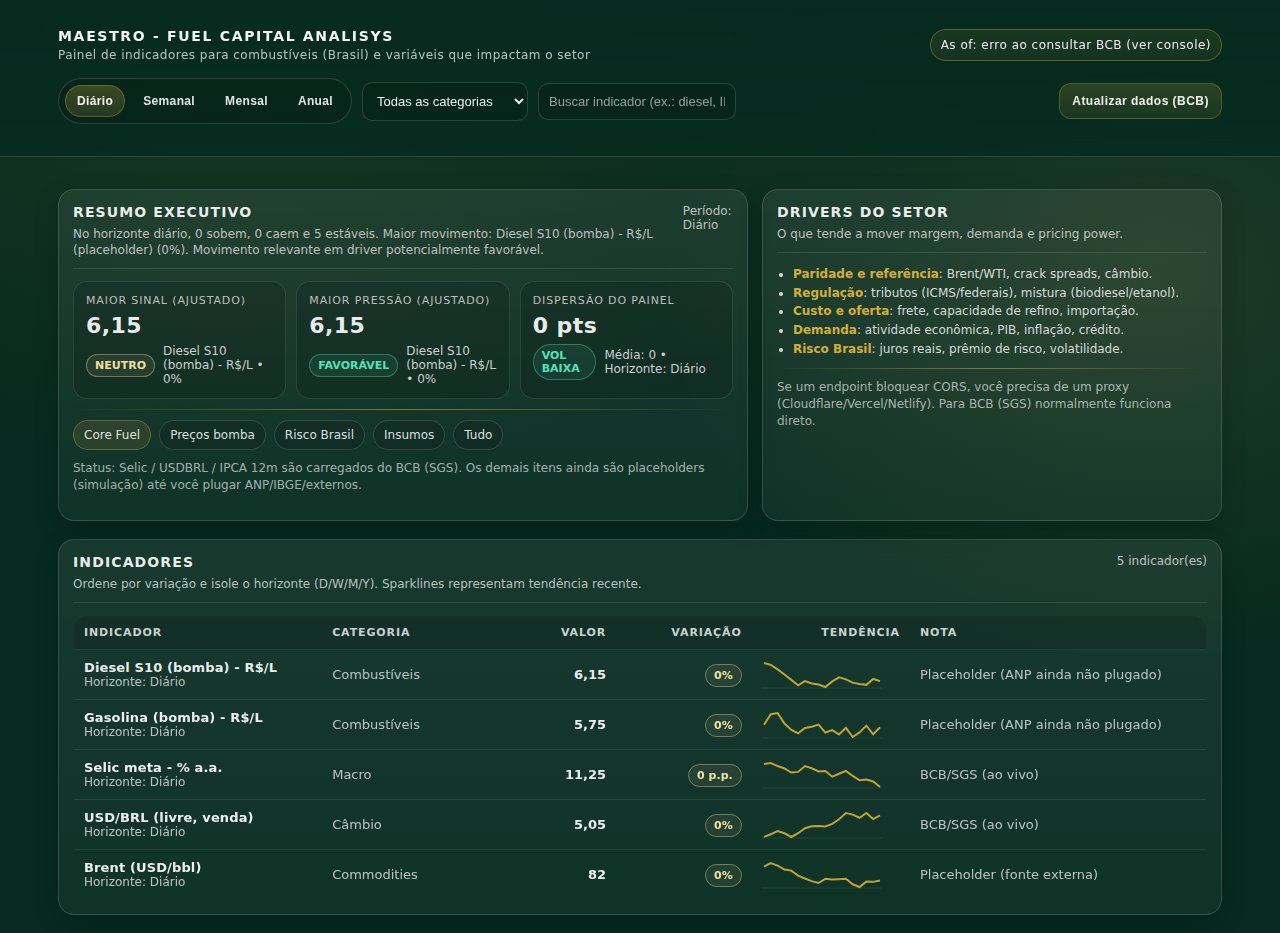
<file: fuelcapital.html>
<!DOCTYPE html>
<html lang="pt-BR">
<head>
  <meta charset="utf-8" />
  <meta name="viewport" content="width=device-width, initial-scale=1" />
  <title>MAESTRO - FUEL CAPITAL ANALISYS</title>
  <style>
    :root{
      --bg: #062a1f;
      --panel: rgba(255,255,255,.06);
      --panel2: rgba(255,255,255,.10);
      --text: rgba(255,255,255,.92);
      --muted: rgba(255,255,255,.70);
      --line: rgba(255,255,255,.14);

      --yellow: #f2c94c;
      --gold: #d4af37;
      --gold2: #b38f2a;

      --good: #55efc4;
      --bad: #ff7675;
      --warn: #ffeaa7;
    }

    *{ box-sizing: border-box; }
    body{
      margin:0;
      font-family: ui-sans-serif, system-ui, -apple-system, Segoe UI, Roboto, Arial, "Noto Sans", "Liberation Sans", sans-serif;
      background: radial-gradient(1200px 800px at 20% 0%, rgba(212,175,55,.10), transparent 60%),
                  radial-gradient(900px 700px at 90% 30%, rgba(242,201,76,.10), transparent 55%),
                  var(--bg);
      color: var(--text);
    }

    header{
      position: sticky;
      top: 0;
      z-index: 10;
      background: linear-gradient(180deg, rgba(6,42,31,.95), rgba(6,42,31,.82));
      border-bottom: 1px solid var(--line);
      backdrop-filter: blur(8px);
    }

    .wrap{
      max-width: 1200px;
      margin: 0 auto;
      padding: 18px 18px;
    }

    .brand{
      display:flex;
      align-items:center;
      justify-content: space-between;
      gap: 12px;
      padding: 10px 0 6px;
    }

    .title{
      font-weight: 800;
      letter-spacing: .12em;
      text-transform: uppercase;
      font-size: 14px;
      color: rgba(255,255,255,.95);
    }

    .subtitle{
      margin-top: 4px;
      color: var(--muted);
      font-size: 12px;
      letter-spacing: .04em;
    }

    .badge{
      padding: 8px 10px;
      border: 1px solid rgba(212,175,55,.35);
      background: linear-gradient(180deg, rgba(212,175,55,.10), rgba(242,201,76,.06));
      border-radius: 999px;
      color: rgba(255,255,255,.92);
      font-size: 12px;
      letter-spacing: .04em;
    }

    .controls{
      display:flex;
      flex-wrap: wrap;
      gap: 10px;
      align-items:center;
      justify-content: space-between;
      padding: 10px 0 14px;
    }

    .leftControls, .rightControls{
      display:flex;
      flex-wrap: wrap;
      gap: 10px;
      align-items:center;
    }

    .segmented{
      display:flex;
      gap: 6px;
      padding: 6px;
      background: rgba(0,0,0,.12);
      border: 1px solid var(--line);
      border-radius: 999px;
    }

    .segmented button{
      border: 0;
      cursor: pointer;
      padding: 9px 12px;
      border-radius: 999px;
      color: rgba(255,255,255,.88);
      background: transparent;
      font-weight: 700;
      letter-spacing: .03em;
      font-size: 12px;
      transition: transform .04s ease, background .15s ease, color .15s ease, box-shadow .15s ease;
    }
    .segmented button:hover{ background: rgba(255,255,255,.06); }
    .segmented button:active{ transform: translateY(1px); }
    .segmented button.active{
      background: linear-gradient(180deg, rgba(212,175,55,.26), rgba(242,201,76,.12));
      box-shadow: inset 0 0 0 1px rgba(212,175,55,.30);
      color: rgba(255,255,255,.95);
    }

    select, input{
      background: rgba(0,0,0,.12);
      border: 1px solid var(--line);
      color: var(--text);
      border-radius: 10px;
      padding: 10px 10px;
      outline: none;
      font-size: 13px;
    }
    input::placeholder{ color: rgba(255,255,255,.55); }

    .grid{
      display:grid;
      grid-template-columns: 1.2fr .8fr;
      gap: 14px;
      padding: 14px 0 18px;
    }

    @media (max-width: 980px){
      .grid{ grid-template-columns: 1fr; }
    }

    .card{
      background: linear-gradient(180deg, rgba(255,255,255,.07), rgba(255,255,255,.045));
      border: 1px solid var(--line);
      border-radius: 16px;
      padding: 14px;
      box-shadow: 0 8px 24px rgba(0,0,0,.18);
    }

    .cardHeader{
      display:flex;
      align-items:flex-start;
      justify-content: space-between;
      gap: 10px;
      padding-bottom: 10px;
      border-bottom: 1px solid rgba(255,255,255,.10);
      margin-bottom: 12px;
    }

    .cardHeader h2{
      margin:0;
      font-size: 14px;
      letter-spacing: .08em;
      text-transform: uppercase;
      color: rgba(255,255,255,.93);
    }

    .hint{
      margin: 6px 0 0;
      color: var(--muted);
      font-size: 12px;
      line-height: 1.35;
    }

    .kpis{
      display:grid;
      grid-template-columns: repeat(3, 1fr);
      gap: 10px;
    }
    @media (max-width: 640px){
      .kpis{ grid-template-columns: 1fr; }
    }

    .kpi{
      padding: 12px;
      border-radius: 14px;
      background: rgba(0,0,0,.14);
      border: 1px solid rgba(255,255,255,.10);
    }
    .kpi .label{
      font-size: 11px;
      letter-spacing: .08em;
      text-transform: uppercase;
      color: rgba(255,255,255,.70);
      margin-bottom: 6px;
    }
    .kpi .value{
      font-size: 22px;
      font-weight: 850;
      letter-spacing: .02em;
    }
    .kpi .delta{
      margin-top: 6px;
      font-size: 12px;
      color: rgba(255,255,255,.78);
      display:flex;
      align-items:center;
      gap: 8px;
    }
    .pill{
      font-weight: 800;
      font-size: 11px;
      padding: 4px 8px;
      border-radius: 999px;
      border: 1px solid rgba(255,255,255,.12);
      background: rgba(255,255,255,.06);
    }
    .pill.good{ border-color: rgba(85,239,196,.35); background: rgba(85,239,196,.08); color: rgba(85,239,196,.95); }
    .pill.bad{  border-color: rgba(255,118,117,.35); background: rgba(255,118,117,.08); color: rgba(255,118,117,.95); }
    .pill.warn{ border-color: rgba(255,234,167,.35); background: rgba(255,234,167,.08); color: rgba(255,234,167,.95); }

    table{
      width: 100%;
      border-collapse: collapse;
      font-size: 13px;
      overflow:hidden;
      border-radius: 14px;
      border: 1px solid rgba(255,255,255,.10);
    }
    th, td{
      padding: 10px 10px;
      border-bottom: 1px solid rgba(255,255,255,.08);
      vertical-align: middle;
    }
    th{
      text-align:left;
      font-size: 11px;
      letter-spacing: .08em;
      text-transform: uppercase;
      color: rgba(255,255,255,.78);
      background: rgba(0,0,0,.12);
    }
    tr:hover td{ background: rgba(255,255,255,.03); }
    .right{ text-align:right; }
    .muted{ color: var(--muted); }
    .small{ font-size: 12px; }

    .spark{
      width: 120px;
      height: 28px;
      display:block;
    }

    .footerNote{
      margin-top: 10px;
      color: rgba(255,255,255,.62);
      font-size: 12px;
      line-height: 1.4;
    }

    .goldLine{
      height: 1px;
      background: linear-gradient(90deg, transparent, rgba(212,175,55,.55), transparent);
      margin: 10px 0 0;
    }

    .btn{
      cursor:pointer;
      border: 1px solid rgba(212,175,55,.28);
      background: linear-gradient(180deg, rgba(212,175,55,.18), rgba(242,201,76,.08));
      color: rgba(255,255,255,.92);
      padding: 10px 12px;
      border-radius: 12px;
      font-weight: 800;
      letter-spacing: .04em;
      font-size: 12px;
      transition: transform .04s ease, filter .15s ease;
    }
    .btn:active{ transform: translateY(1px); }
    .btn:hover{ filter: brightness(1.06); }

    .chipRow{ display:flex; flex-wrap:wrap; gap:8px; margin-top: 10px; }
    .chip{
      padding: 7px 10px;
      border-radius: 999px;
      border: 1px solid rgba(255,255,255,.14);
      background: rgba(0,0,0,.12);
      color: rgba(255,255,255,.86);
      font-size: 12px;
      cursor:pointer;
      user-select:none;
    }
    .chip.active{
      border-color: rgba(212,175,55,.35);
      background: rgba(212,175,55,.12);
    }
  </style>
</head>

<body>
  <header>
    <div class="wrap">
      <div class="brand">
        <div>
          <div class="title">MAESTRO - FUEL CAPITAL ANALISYS</div>
          <div class="subtitle">Painel de indicadores para combustíveis (Brasil) e variáveis que impactam o setor</div>
        </div>
        <div class="badge" id="asOf">As of: —</div>
      </div>

      <div class="controls">
        <div class="leftControls">
          <div class="segmented" aria-label="Filtro de período">
            <button class="active" data-period="D">Diário</button>
            <button data-period="W">Semanal</button>
            <button data-period="M">Mensal</button>
            <button data-period="Y">Anual</button>
          </div>

          <select id="category">
            <option value="ALL">Todas as categorias</option>
            <option value="FUEL">Combustíveis</option>
            <option value="MACRO">Macro</option>
            <option value="FX">Câmbio</option>
            <option value="COMMOD">Commodities</option>
            <option value="LOG">Logística/Distribuição</option>
          </select>

          <input id="search" type="text" placeholder="Buscar indicador (ex.: diesel, IPCA, brent, USD/BRL)" />
        </div>

        <div class="rightControls">
          <button class="btn" id="refreshLive">Atualizar dados (BCB)</button>
        </div>
      </div>
    </div>
  </header>

  <main class="wrap">
    <div class="grid">
      <section class="card">
        <div class="cardHeader">
          <div>
            <h2>Resumo executivo</h2>
            <p class="hint" id="summaryText">—</p>
          </div>
          <div class="small muted" id="periodLabel">Período: Diário</div>
        </div>

        <div class="kpis" id="kpis"></div>

        <div class="goldLine"></div>

        <div class="chipRow" id="quickFilters">
          <div class="chip active" data-preset="CORE">Core Fuel</div>
          <div class="chip" data-preset="PRICES">Preços bomba</div>
          <div class="chip" data-preset="RISK">Risco Brasil</div>
          <div class="chip" data-preset="INPUTS">Insumos</div>
          <div class="chip" data-preset="ALL">Tudo</div>
        </div>

        <p class="footerNote">
          Status: Selic / USDBRL / IPCA 12m são carregados do BCB (SGS). Os demais itens ainda são placeholders (simulação)
          até você plugar ANP/IBGE/externos.
        </p>
      </section>

      <aside class="card">
        <div class="cardHeader">
          <div>
            <h2>Drivers do setor</h2>
            <p class="hint">O que tende a mover margem, demanda e pricing power.</p>
          </div>
        </div>
        <ul class="small" style="margin:0; padding-left: 16px; color: rgba(255,255,255,.82); line-height: 1.55;">
          <li><span style="color: var(--gold); font-weight: 800;">Paridade e referência</span>: Brent/WTI, crack spreads, câmbio.</li>
          <li><span style="color: var(--gold); font-weight: 800;">Regulação</span>: tributos (ICMS/federais), mistura (biodiesel/etanol).</li>
          <li><span style="color: var(--gold); font-weight: 800;">Custo e oferta</span>: frete, capacidade de refino, importação.</li>
          <li><span style="color: var(--gold); font-weight: 800;">Demanda</span>: atividade econômica, PIB, inflação, crédito.</li>
          <li><span style="color: var(--gold); font-weight: 800;">Risco Brasil</span>: juros reais, prêmio de risco, volatilidade.</li>
        </ul>
        <div class="goldLine"></div>
        <p class="footerNote">
          Se um endpoint bloquear CORS, você precisa de um proxy (Cloudflare/Vercel/Netlify). Para BCB (SGS) normalmente funciona direto.
        </p>
      </aside>
    </div>

    <section class="card">
      <div class="cardHeader">
        <div>
          <h2>Indicadores</h2>
          <p class="hint">Ordene por variação e isole o horizonte (D/W/M/Y). Sparklines representam tendência recente.</p>
        </div>
        <div class="small muted" id="countLabel">—</div>
      </div>

      <div style="overflow:auto;">
        <table>
          <thead>
            <tr>
              <th style="min-width:220px;">Indicador</th>
              <th style="min-width:140px;">Categoria</th>
              <th class="right" style="min-width:120px;">Valor</th>
              <th class="right" style="min-width:120px;">Variação</th>
              <th class="right" style="min-width:140px;">Tendência</th>
              <th style="min-width:220px;">Nota</th>
            </tr>
          </thead>
          <tbody id="rows"></tbody>
        </table>
      </div>
    </section>
  </main>

  <script>
    // ============================================================
    // 1) BASE (placeholders) + 2) BCB live (SGS/BCData) overlays
    // ============================================================

    const INDICATORS = [
      mk("Diesel S10 (bomba) - R$/L", "FUEL", 6.15, "Placeholder (ANP ainda não plugado)", trend(18, 6.0, 6.4)),
      mk("Gasolina (bomba) - R$/L", "FUEL", 5.75, "Placeholder (ANP ainda não plugado)", trend(18, 5.5, 5.95)),
      mk("Etanol hidratado (bomba) - R$/L", "FUEL", 3.85, "Placeholder (ANP ainda não plugado)", trend(18, 3.7, 4.05)),

      // BCB / Macro & FX (estes serão substituídos por dados reais)
      mk("IPCA (12m) - %", "MACRO", 4.5, "BCB/SGS (ao vivo)", trend(18, 3.9, 4.9), true),
      mk("Selic meta - % a.a.", "MACRO", 11.25, "BCB/SGS (ao vivo)", trend(18, 10.8, 12.1), true),
      mk("USD/BRL (livre, venda)", "FX", 5.05, "BCB/SGS (ao vivo)", trend(18, 4.8, 5.25)),

      // Outros (placeholders até plugar fontes externas)
      mk("Brent (USD/bbl)", "COMMOD", 82.0, "Placeholder (fonte externa)", trend(18, 76, 88)),
      mk("WTI (USD/bbl)", "COMMOD", 78.0, "Placeholder (fonte externa)", trend(18, 72, 85)),
      mk("Frete rodoviário (índice)", "LOG", 102.0, "Placeholder (fonte externa)", trend(18, 98, 106), true),
    ];

    // períodos: D/W/M/Y (variação percentual)
    const PERIODS = {
      D: { label: "Diário",  points: 1  },   // 1 ponto atrás
      W: { label: "Semanal", points: 5  },   // ~5 dias úteis
      M: { label: "Mensal",  points: 21 },   // ~21 dias úteis
      Y: { label: "Anual",   points: 252 },  // ~252 dias úteis
    };

    // presets (filtro rápido)
    const PRESETS = {
      CORE:  (x) => ["Diesel", "Gasolina", "USD/BRL", "Brent", "Selic"].some(k => x.name.includes(k)),
      PRICES:(x) => x.name.toLowerCase().includes("bomba"),
      RISK:  (x) => ["Selic", "IPCA", "USD/BRL"].some(k => x.name.includes(k)),
      INPUTS:(x) => ["Brent", "WTI", "Frete"].some(k => x.name.includes(k)),
      ALL:   (_) => true
    };

    function mk(name, category, value, note, series, invertColor=false){
      return {
        id: crypto.randomUUID ? crypto.randomUUID() : String(Math.random()).slice(2),
        name, category, value, note,
        series,
        invertColor,
        changes: { D: 0, W: 0, M: 0, Y: 0 },
        isLive: false
      };
    }

    function trend(n, min, max){
      const arr = [];
      let v = min + Math.random()*(max-min);
      for(let i=0;i<n;i++){
        v += (Math.random()-0.5) * (max-min) * 0.10;
        v = Math.max(min, Math.min(max, v));
        arr.push(v);
      }
      return arr;
    }

    function fmt(val){
      return Number(val).toLocaleString("pt-BR", { maximumFractionDigits: 4 });
    }

    function nowStamp(){
      return new Date().toLocaleString("pt-BR");
    }

    function round2(x){ return Math.round(x*100)/100; }
    function round4(x){ return Math.round(x*10000)/10000; }

    // ============================================================
    // 2) BCB LIVE (SGS/BCData)
    // ============================================================
    // Mapeamento SGS -> Indicador no painel
    // Selic meta: 432
    // USD/BRL (livre, venda): 1
    // IPCA em 12 meses: 13522
    const BCB_SERIES = [
      { sgs: 432,   name: "Selic meta - % a.a.",          decimals: 2 },
      { sgs: 1,     name: "USD/BRL (livre, venda)",       decimals: 4 },
      { sgs: 13522, name: "IPCA (12m) - %",               decimals: 2 },
    ];

    function toDDMMYYYY(d){
      const dd = String(d.getDate()).padStart(2,"0");
      const mm = String(d.getMonth()+1).padStart(2,"0");
      const yy = d.getFullYear();
      return `${dd}/${mm}/${yy}`;
    }

    async function fetchBCBSeries(seriesCode, startDate, endDate){
      const url =
        `https://api.bcb.gov.br/dados/serie/bcdata.sgs.${seriesCode}/dados` +
        `?formato=json&dataInicial=${encodeURIComponent(startDate)}` +
        `&dataFinal=${encodeURIComponent(endDate)}`;

      const res = await fetch(url, { cache: "no-store" });
      if(!res.ok) throw new Error(`BCB fetch failed (SGS ${seriesCode}) => ${res.status}`);
      const json = await res.json(); // [{data:"dd/mm/aaaa", valor:"x.xx"}, ...]
      return json
        .map(p => ({
          date: p.data,
          value: Number(String(p.valor).replace(",", ".")),
        }))
        .filter(p => Number.isFinite(p.value));
    }

    function lastN(points, n){
      if(!points.length) return [];
      return points.slice(Math.max(0, points.length - n));
    }

    function pctChange(points, lookback){
      if(points.length < lookback + 1) return 0;
      const last = points[points.length - 1].value;
      const prev = points[points.length - 1 - lookback].value;
      if(!isFinite(prev) || prev === 0) return 0;
      return ((last - prev) / prev) * 100;
    }

    function absChange(points, lookback){
      if(points.length < lookback + 1) return 0;
      const last = points[points.length - 1].value;
      const prev = points[points.length - 1 - lookback].value;
      return (last - prev);
    }

    function setChangesForIndicator(ind, series){
      // Regra:
      // - Para taxa/inflação (Selic/IPCA): usar variação ABS (p.p.) é mais lógico do que %.
      // - Para câmbio (USD/BRL): variação % é ok.
      const isRateLike = ind.name.includes("Selic") || ind.name.includes("IPCA");

      Object.entries(PERIODS).forEach(([k, meta]) => {
        const pts = meta.points;
        const raw = isRateLike ? absChange(series, pts) : pctChange(series, pts);
        ind.changes[k] = round2(raw);
      });
    }

    async function hydrateFromBCB(){
      // janela grande o suficiente para suportar Y (~252 pontos) em séries diárias
      // e também séries mensais (IPCA 12m) sem quebrar.
      const end = new Date();
      const start = new Date();
      start.setFullYear(start.getFullYear() - 3);

      const dataInicial = toDDMMYYYY(start);
      const dataFinal = toDDMMYYYY(end);

      for(const m of BCB_SERIES){
        const series = await fetchBCBSeries(m.sgs, dataInicial, dataFinal);
        const ind = INDICATORS.find(x => x.name === m.name);
        if(!ind || !series.length) continue;

        // atualizar valor e sparkline
        ind.value = series[series.length - 1].value;
        ind.series = lastN(series, 18).map(p => p.value);

        // calcular mudanças (D/W/M/Y)
        setChangesForIndicator(ind, series);

        ind.isLive = true;
      }

      document.getElementById("asOf").textContent = "As of: " + nowStamp();
    }

    // ============================================================
    // 3) ESTADO / FILTROS
    // ============================================================
    let state = {
      period: "D",
      category: "ALL",
      search: "",
      preset: "CORE"
    };

    // ============================================================
    // 4) RENDER
    // ============================================================
    function render(){
      const period = state.period;
      document.getElementById("periodLabel").textContent = "Período: " + PERIODS[period].label;

      const filtered = INDICATORS
        .filter(x => state.category === "ALL" ? true : x.category === state.category)
        .filter(x => state.search.trim() === "" ? true : (
          (x.name + " " + x.note).toLowerCase().includes(state.search.trim().toLowerCase())
        ))
        .filter(x => PRESETS[state.preset](x))
        .map(x => ({...x, change: x.changes[period]}));

      // ordenar por magnitude da variação
      filtered.sort((a,b) => Math.abs(b.change) - Math.abs(a.change));

      document.getElementById("countLabel").textContent = `${filtered.length} indicador(es)`;

      renderTable(filtered, period);
      renderKPIs(filtered, period);
      renderSummary(filtered, period);
    }

    function renderSummary(list, period){
      const label = PERIODS[period].label.toLowerCase();
      if(list.length === 0){
        document.getElementById("summaryText").textContent =
          "Sem indicadores com os filtros atuais. Remova filtros ou troque o preset.";
        return;
      }

      const top = list[0];
      const pos = list.filter(x => x.change > 0).length;
      const neg = list.filter(x => x.change < 0).length;
      const flat = list.length - pos - neg;

      const focus = top.invertColor
        ? "Alta em variável sensível (pode pressionar margens)."
        : "Movimento relevante em driver potencialmente favorável.";

      const liveTag = top.isLive ? " (BCB)" : " (placeholder)";

      document.getElementById("summaryText").textContent =
        `No horizonte ${label}, ${pos} sobem, ${neg} caem e ${flat} estáveis. ` +
        `Maior movimento: ${top.name}${liveTag} (${fmtChange(top.change, top)}). ${focus}`;
    }

    function renderKPIs(list, period){
      const el = document.getElementById("kpis");
      el.innerHTML = "";

      const avg = list.reduce((s,x)=>s+x.change,0) / Math.max(1, list.length);
      const vol = Math.sqrt(list.reduce((s,x)=>s+Math.pow(x.change-avg,2),0)/Math.max(1,list.length));

      const best = [...list].sort((a,b)=>score(b)-score(a))[0];
      const worst = [...list].sort((a,b)=>score(a)-score(b))[0];

      const kpis = [
        {
          label: "Maior sinal (ajustado)",
          value: best ? fmt(best.value) : "—",
          delta: best ? `${best.name} • ${fmtChange(best.change, best)}` : "—",
          pill: best ? pillFor(best) : {text:"—", cls:"warn"}
        },
        {
          label: "Maior pressão (ajustado)",
          value: worst ? fmt(worst.value) : "—",
          delta: worst ? `${worst.name} • ${fmtChange(worst.change, worst)}` : "—",
          pill: worst ? pillFor(worst, true) : {text:"—", cls:"warn"}
        },
        {
          label: "Dispersão do painel",
          value: isFinite(vol) ? fmt(round2(vol)) + " pts" : "—",
          delta: `Média: ${fmt(round2(avg))} • Horizonte: ${PERIODS[period].label}`,
          pill: {text: vol>3 ? "VOL ALTA" : vol>1.5 ? "VOL MÉDIA" : "VOL BAIXA", cls: vol>3 ? "bad" : vol>1.5 ? "warn" : "good"}
        },
      ];

      kpis.forEach(k => el.appendChild(kpiCard(k)));
    }

    function score(x){
      return x.invertColor ? -x.change : x.change;
    }

    function pillFor(x, forWorst=false){
      const s = score(x);
      const isGood = forWorst ? (s >= 0) : (s > 0);
      const isBad  = forWorst ? (s < 0) : (s < 0);

      if(isGood) return { text: x.isLive ? "LIVE" : "FAVORÁVEL", cls: "good" };
      if(isBad)  return { text: x.isLive ? "LIVE" : "PRESSÃO", cls: "bad" };
      return { text: x.isLive ? "LIVE" : "NEUTRO", cls: "warn" };
    }

    function kpiCard({label, value, delta, pill}){
      const d = document.createElement("div");
      d.className = "kpi";
      d.innerHTML = `
        <div class="label">${label}</div>
        <div class="value">${value}</div>
        <div class="delta">
          <span class="pill ${pill.cls}">${pill.text}</span>
          <span>${escapeHtml(delta)}</span>
        </div>
      `;
      return d;
    }

    function renderTable(list, period){
      const tbody = document.getElementById("rows");
      tbody.innerHTML = "";

      list.forEach(ind => {
        const signClass = (score(ind) > 0) ? "good" : (score(ind) < 0) ? "bad" : "warn";
        const liveMark = ind.isLive ? " • BCB" : "";

        const tr = document.createElement("tr");
        tr.innerHTML = `
          <td>
            <div style="font-weight:850; letter-spacing:.01em;">${escapeHtml(ind.name)}<span class="muted small">${liveMark}</span></div>
            <div class="muted small">Horizonte: ${PERIODS[period].label}</div>
          </td>
          <td class="muted">${catLabel(ind.category)}</td>
          <td class="right" style="font-weight:850;">${fmt(ind.value)}</td>
          <td class="right">
            <span class="pill ${signClass}">${fmtChange(ind.changes[period], ind)}</span>
          </td>
          <td class="right">
            <canvas class="spark" width="120" height="28" data-id="${ind.id}"></canvas>
          </td>
          <td class="muted">${escapeHtml(ind.note)}</td>
        `;
        tbody.appendChild(tr);
      });

      requestAnimationFrame(() => {
        document.querySelectorAll("canvas.spark").forEach(c => {
          const id = c.getAttribute("data-id");
          const ind = INDICATORS.find(x => x.id === id);
          if(ind) drawSpark(c, ind.series);
        });
      });
    }

    function drawSpark(canvas, series){
      const ctx = canvas.getContext("2d");
      const w = canvas.width, h = canvas.height;

      ctx.clearRect(0,0,w,h);

      ctx.globalAlpha = 0.35;
      ctx.beginPath();
      ctx.moveTo(0, h-1);
      ctx.lineTo(w, h-1);
      ctx.strokeStyle = "rgba(255,255,255,.20)";
      ctx.stroke();
      ctx.globalAlpha = 1;

      const min = Math.min(...series);
      const max = Math.max(...series);
      const pad = 2;

      ctx.beginPath();
      series.forEach((v,i)=>{
        const x = pad + (i/(series.length-1))*(w-2*pad);
        const y = pad + (1 - ((v-min)/Math.max(1e-9,(max-min))))*(h-2*pad);
        if(i===0) ctx.moveTo(x,y);
        else ctx.lineTo(x,y);
      });

      ctx.lineWidth = 2;
      ctx.strokeStyle = "rgba(212,175,55,.90)";
      ctx.stroke();
    }

    function fmtChange(ch, ind){
      const isRateLike = ind && (ind.name.includes("Selic") || ind.name.includes("IPCA"));
      const s = ch > 0 ? "+" : "";
      // Selic/IPCA: delta em p.p. (aprox)
      if(isRateLike) return `${s}${fmt(round2(ch))} p.p.`;
      return `${s}${fmt(round2(ch))}%`;
    }

    function catLabel(cat){
      switch(cat){
        case "FUEL": return "Combustíveis";
        case "MACRO": return "Macro";
        case "FX": return "Câmbio";
        case "COMMOD": return "Commodities";
        case "LOG": return "Logística/Distribuição";
        default: return cat;
      }
    }

    function escapeHtml(str){
      return String(str)
        .replaceAll("&","&amp;")
        .replaceAll("<","&lt;")
        .replaceAll(">","&gt;")
        .replaceAll('"',"&quot;")
        .replaceAll("'","&#039;");
    }

    // ============================================================
    // 5) EVENTS UI
    // ============================================================
    document.querySelectorAll(".segmented button").forEach(btn=>{
      btn.addEventListener("click", () => {
        document.querySelectorAll(".segmented button").forEach(b=>b.classList.remove("active"));
        btn.classList.add("active");
        state.period = btn.getAttribute("data-period");
        render();
      });
    });

    document.getElementById("category").addEventListener("change", (e)=>{
      state.category = e.target.value;
      render();
    });

    document.getElementById("search").addEventListener("input", (e)=>{
      state.search = e.target.value;
      render();
    });

    document.querySelectorAll("#quickFilters .chip").forEach(chip=>{
      chip.addEventListener("click", ()=>{
        document.querySelectorAll("#quickFilters .chip").forEach(c=>c.classList.remove("active"));
        chip.classList.add("active");
        state.preset = chip.getAttribute("data-preset");
        render();
      });
    });

    document.getElementById("refreshLive").addEventListener("click", async ()=>{
      await refreshLive();
    });

    async function refreshLive(){
      const btn = document.getElementById("refreshLive");
      const prev = btn.textContent;
      btn.textContent = "Atualizando...";
      btn.disabled = true;

      try{
        await hydrateFromBCB();
      } catch(e){
        console.error(e);
        // se falhar, não derruba o painel
        document.getElementById("asOf").textContent = "As of: erro ao consultar BCB (ver console)";
      } finally{
        btn.textContent = prev;
        btn.disabled = false;
        render();
      }
    }

    // ============================================================
    // 6) INIT
    // ============================================================
    (async function init(){
      // inicia com timestamp e placeholders
      document.getElementById("asOf").textContent = "As of: " + nowStamp();

      // carrega live BCB (se der erro, fica com placeholders)
      await refreshLive();
    })();
  </script>
</body>
</html>
</file>
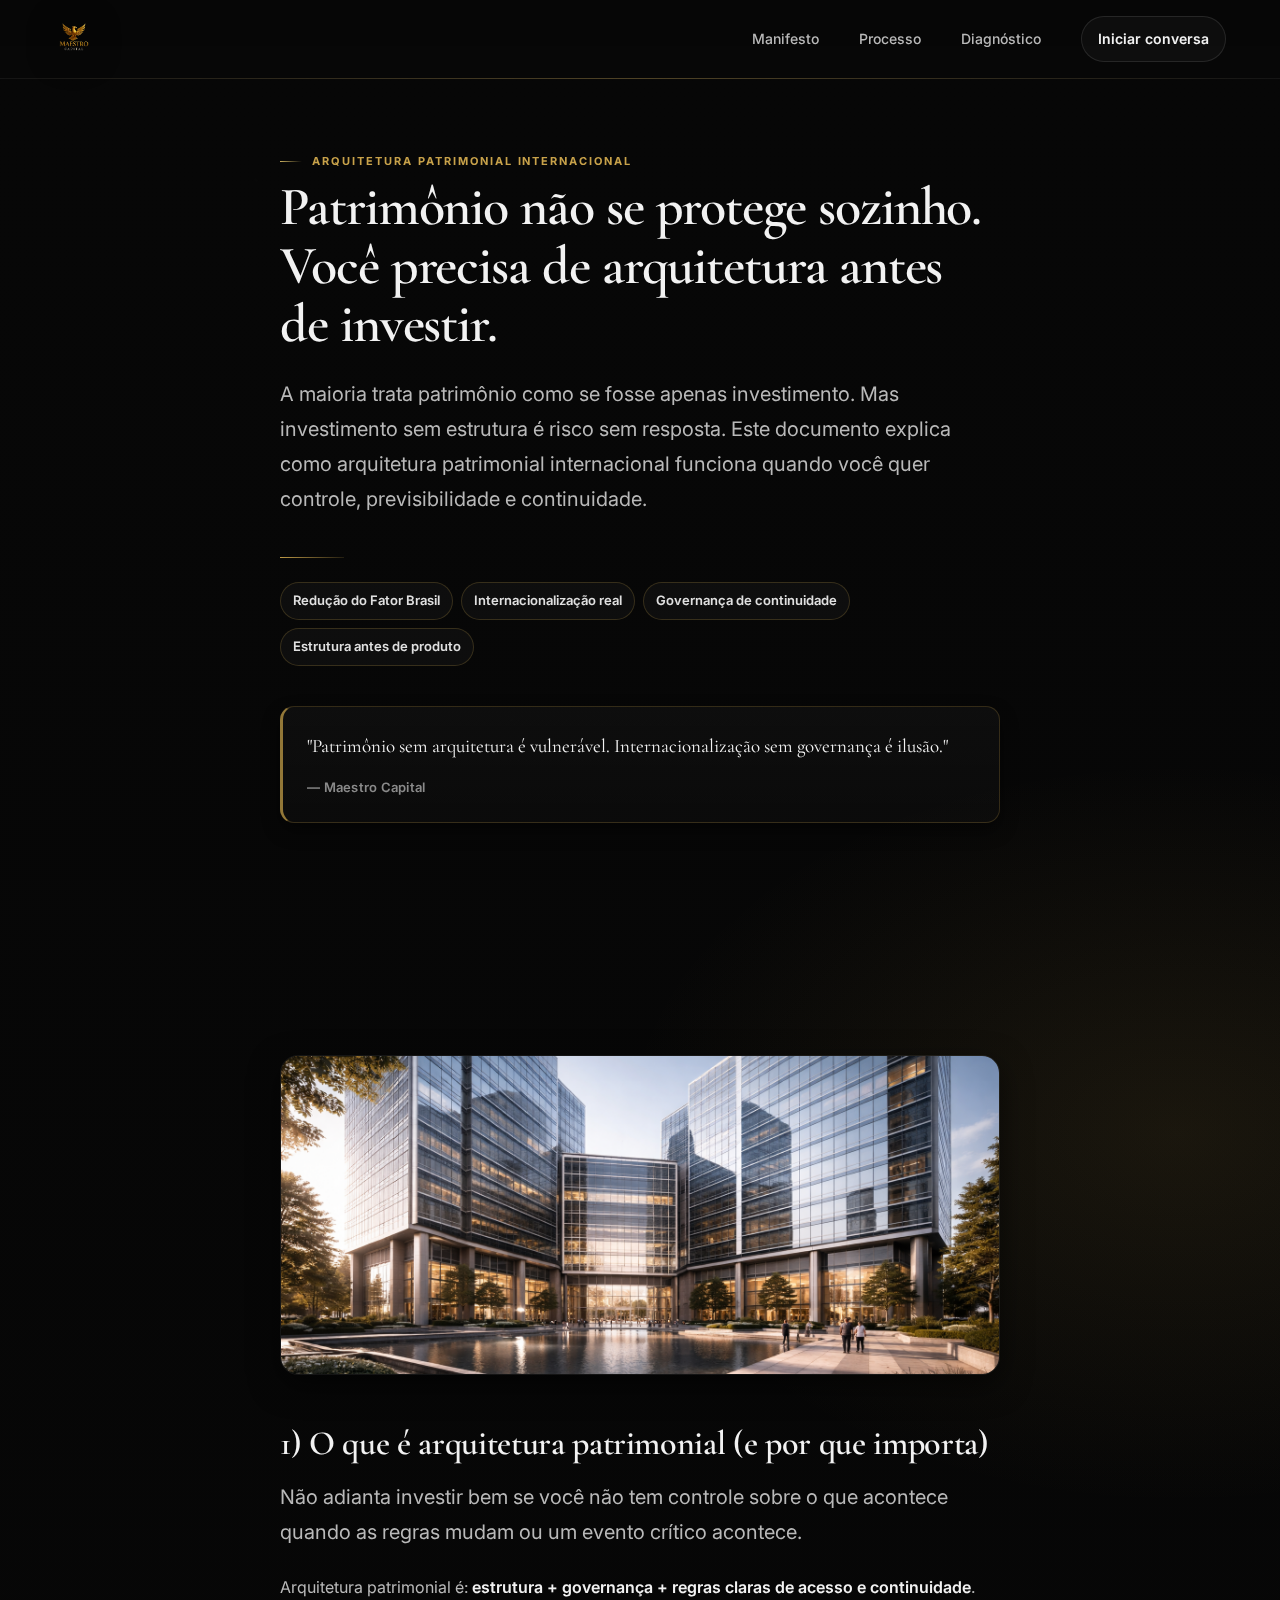
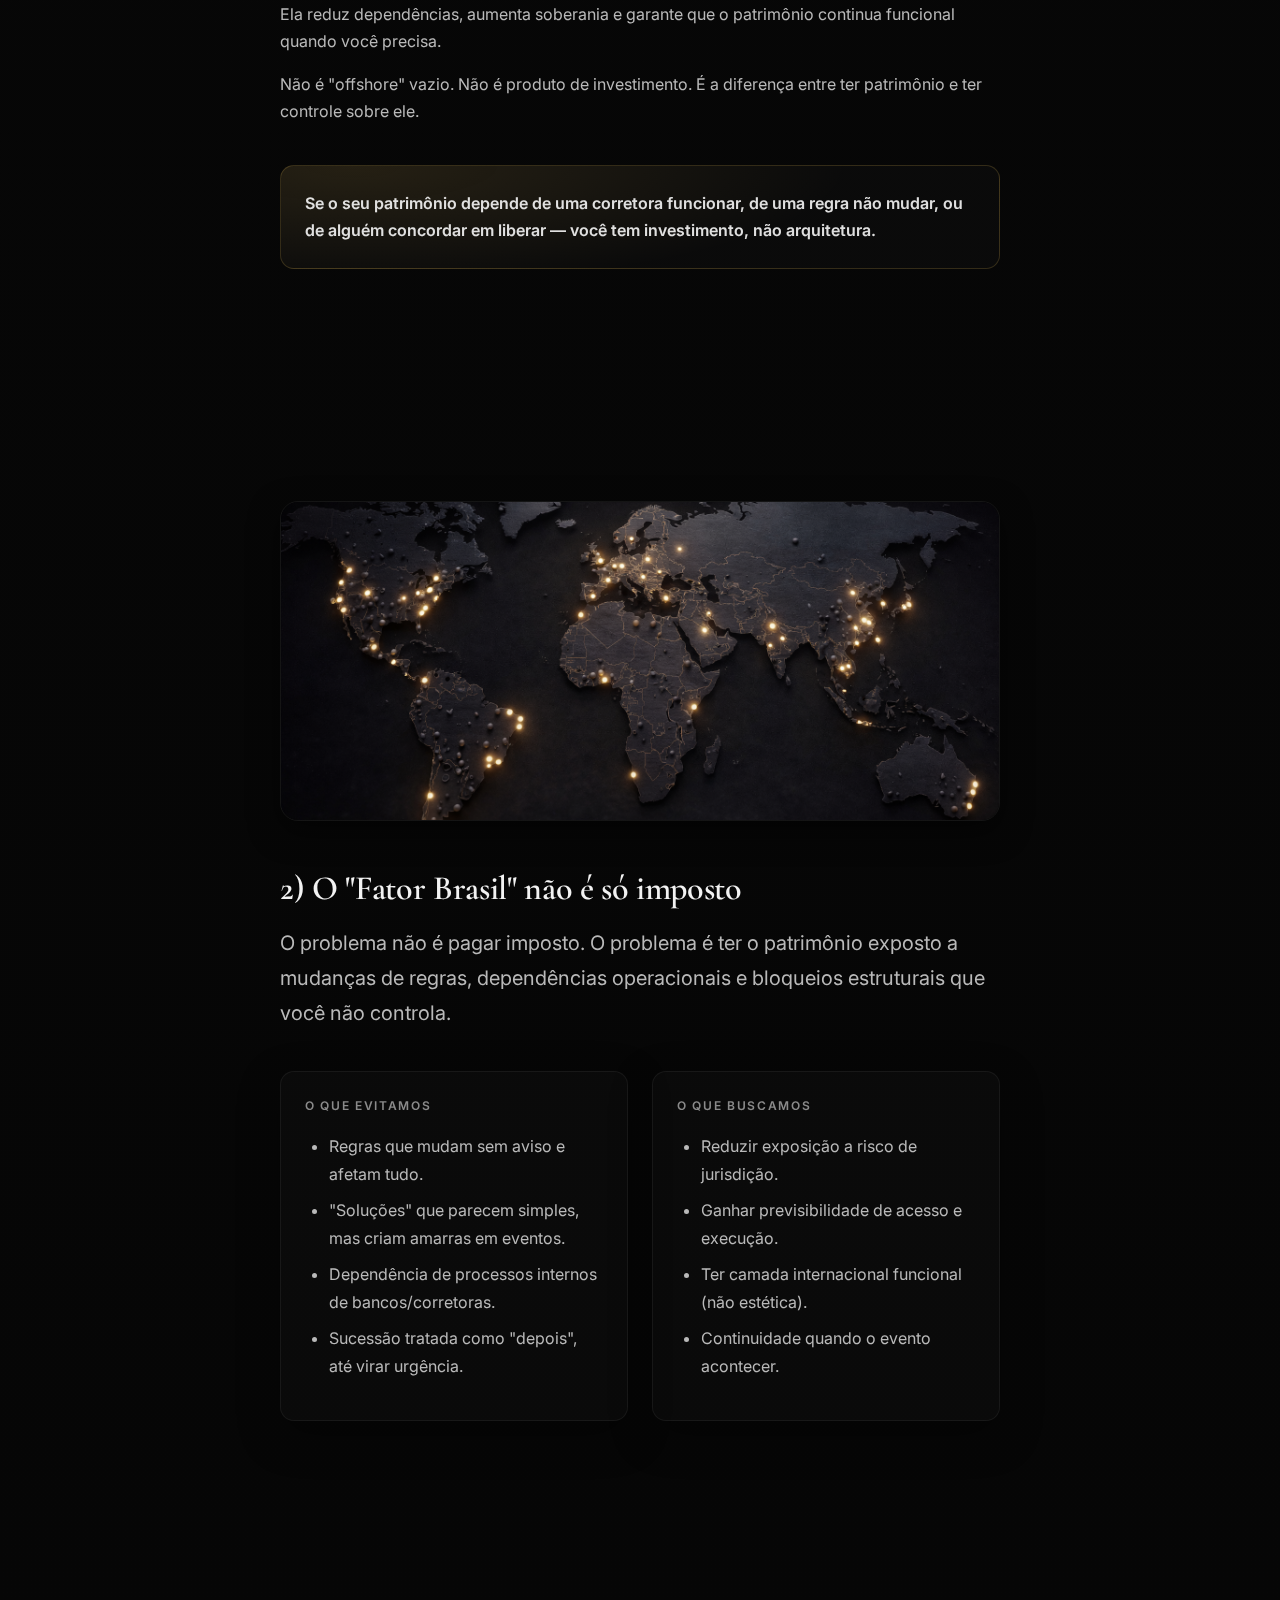
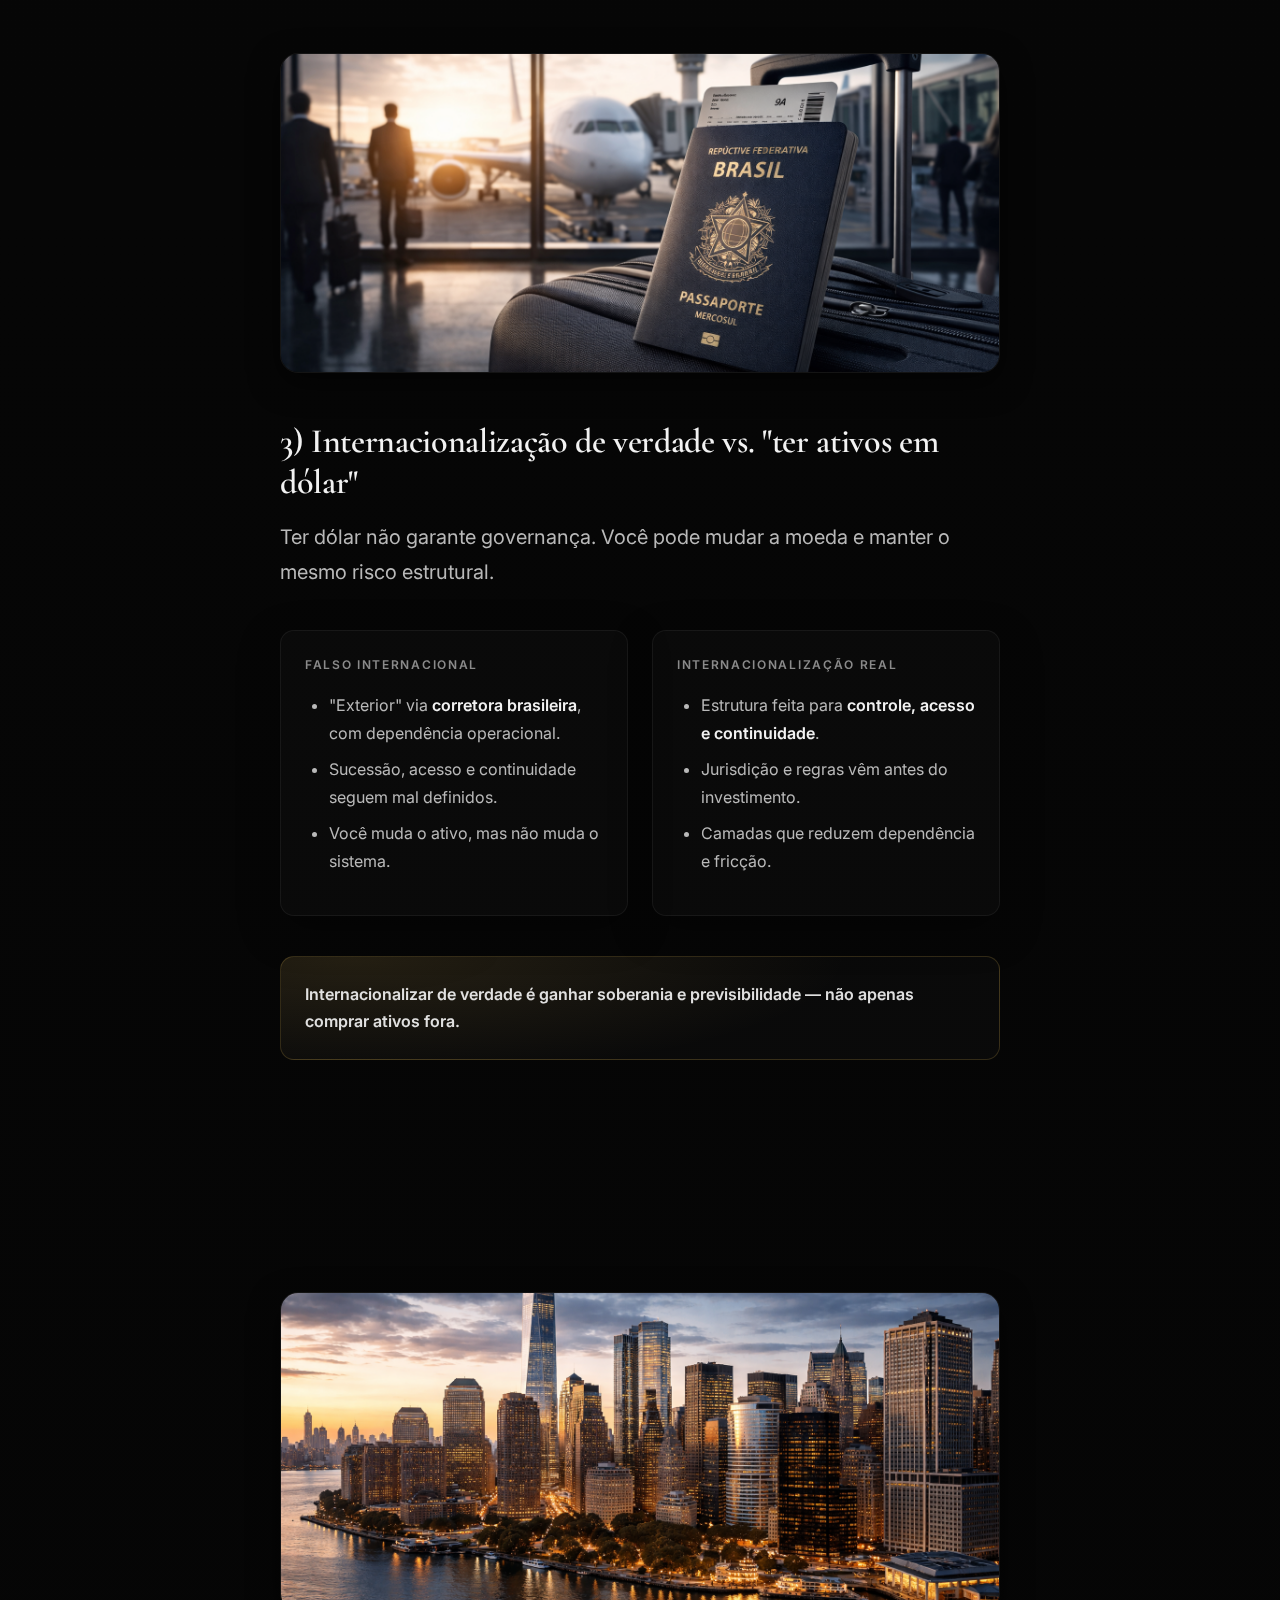
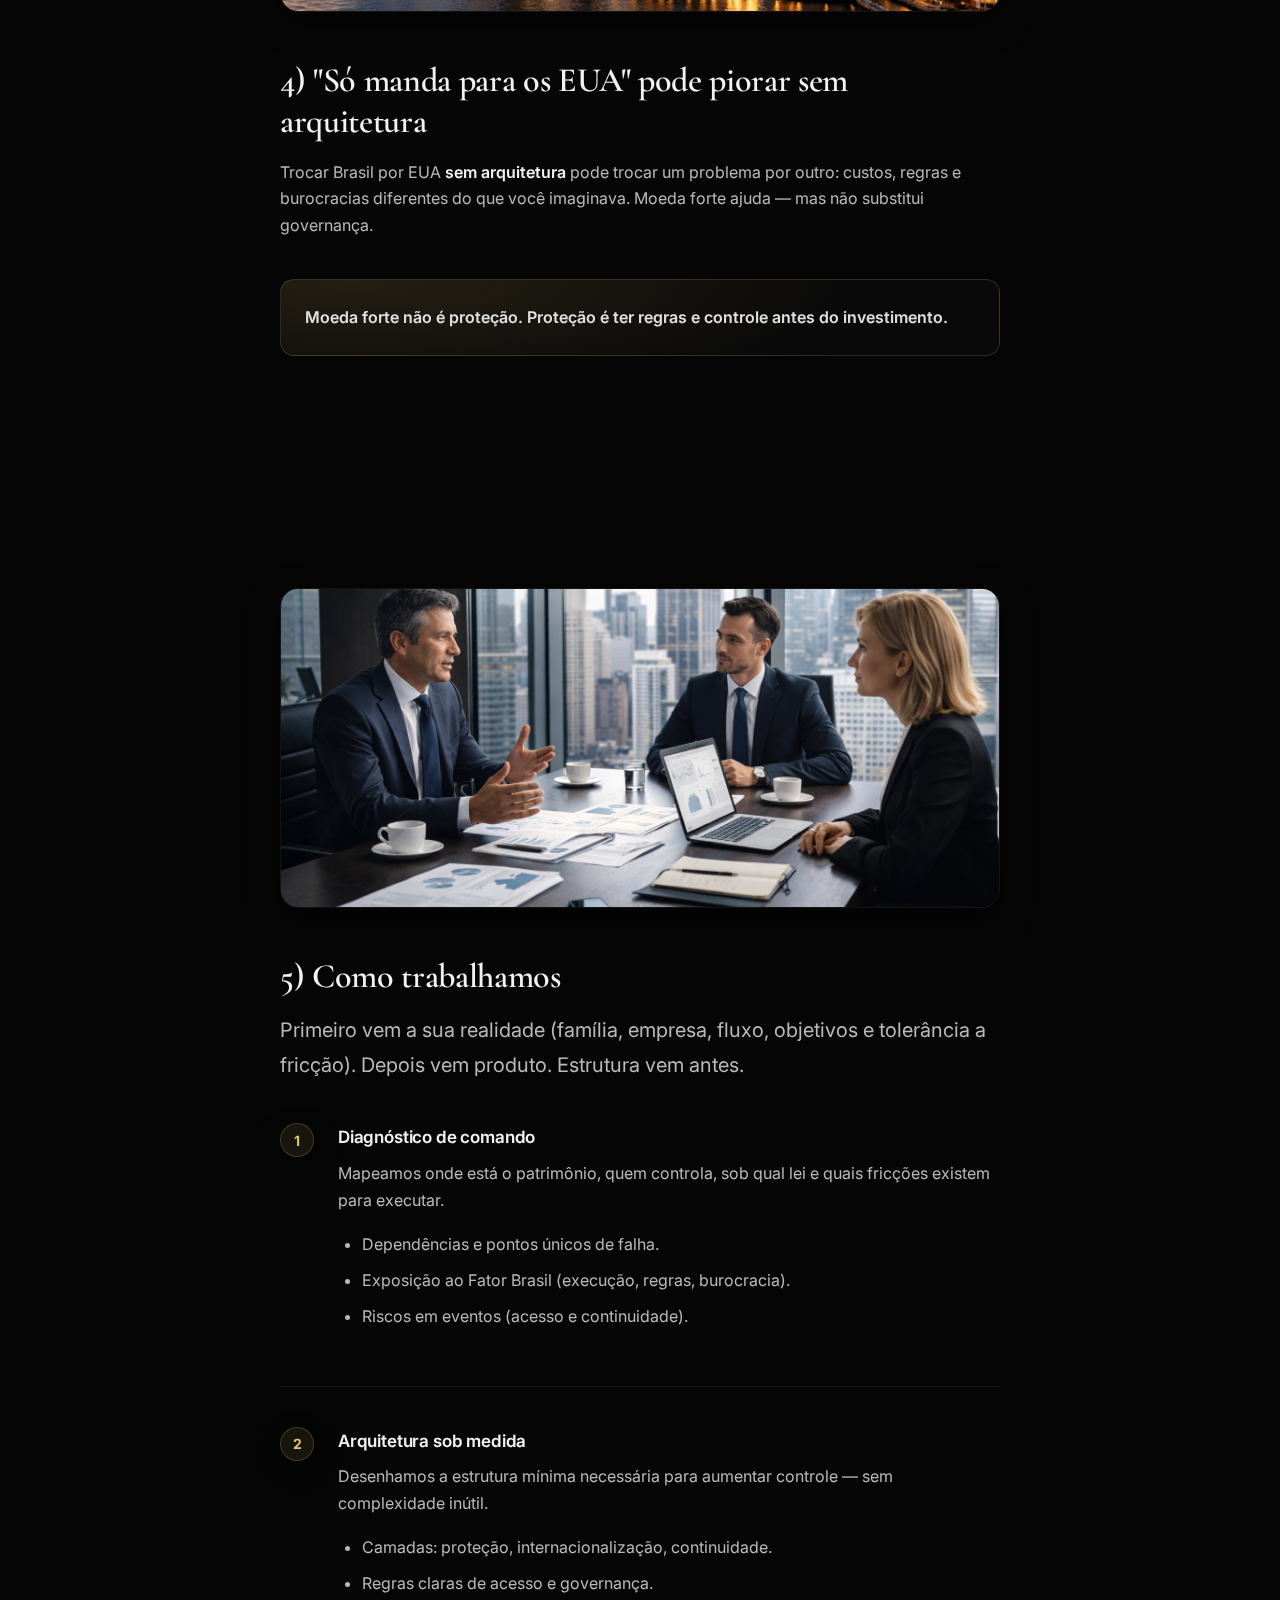
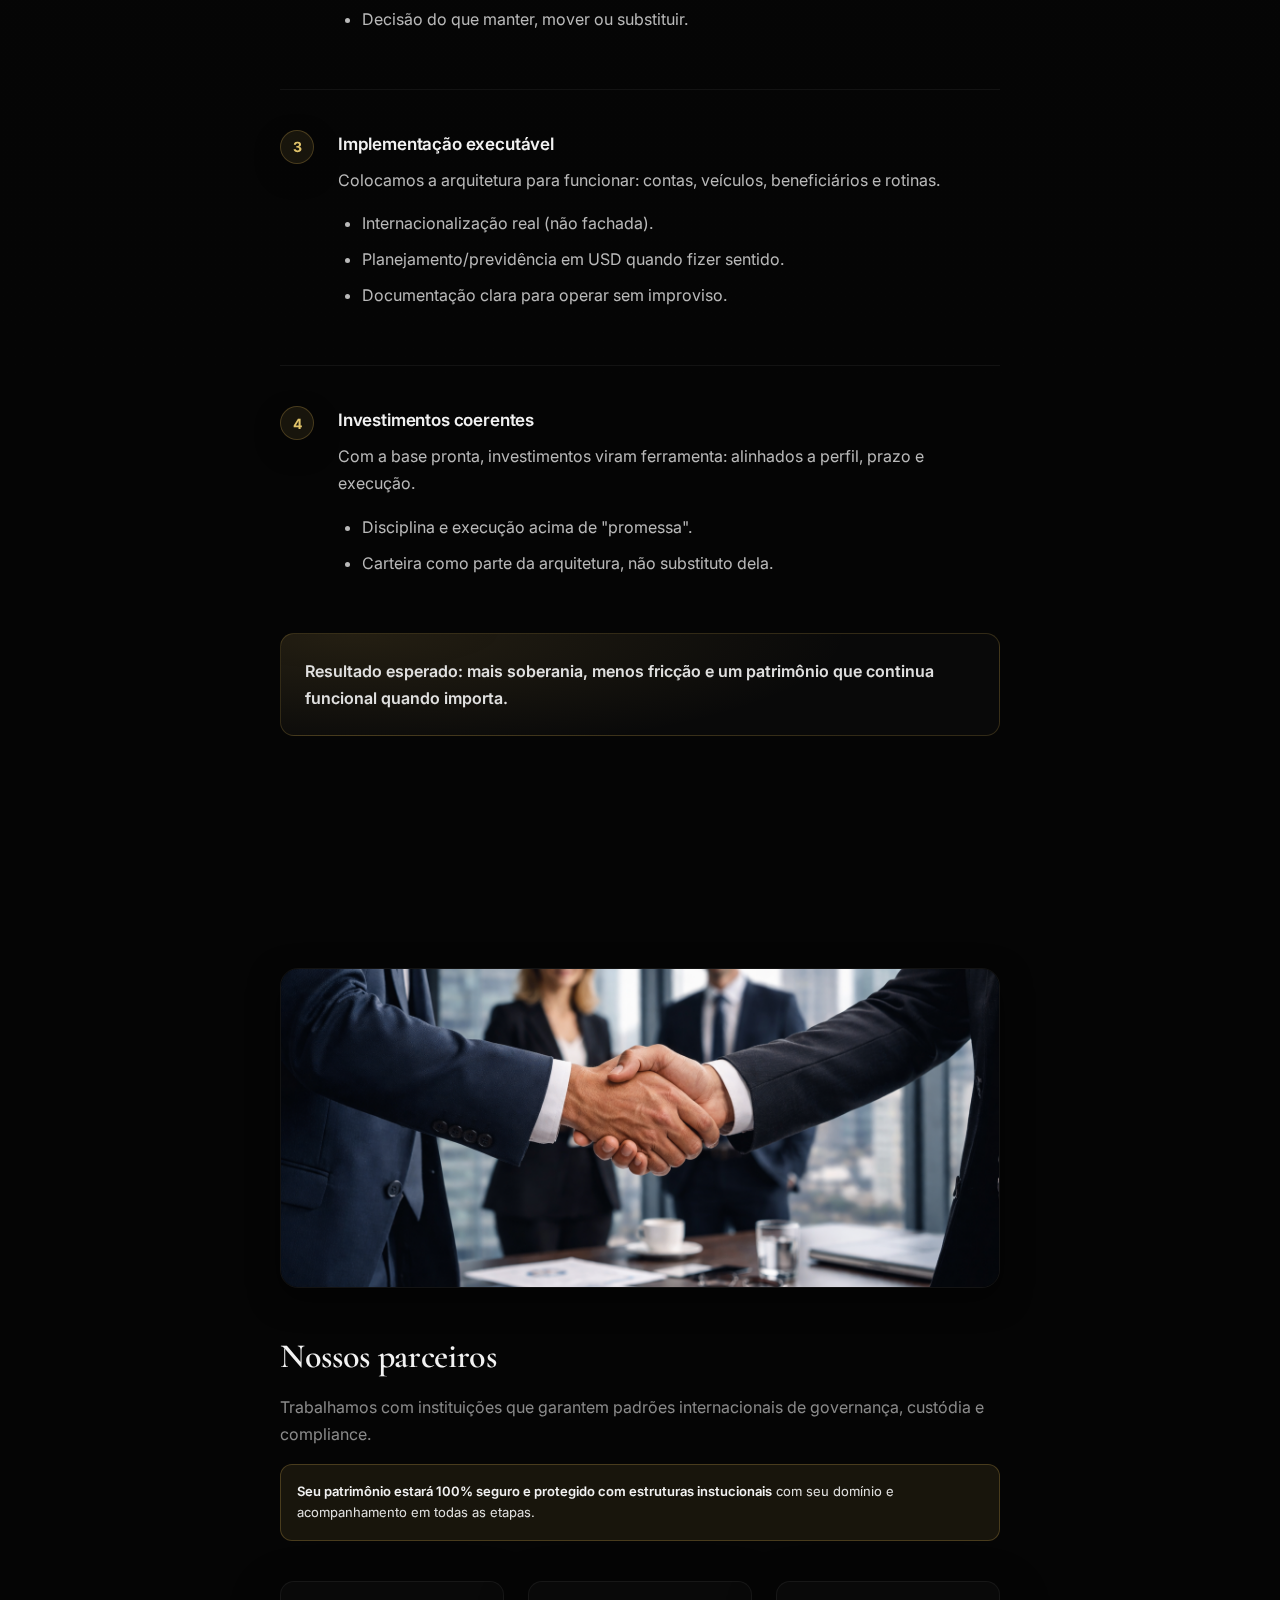
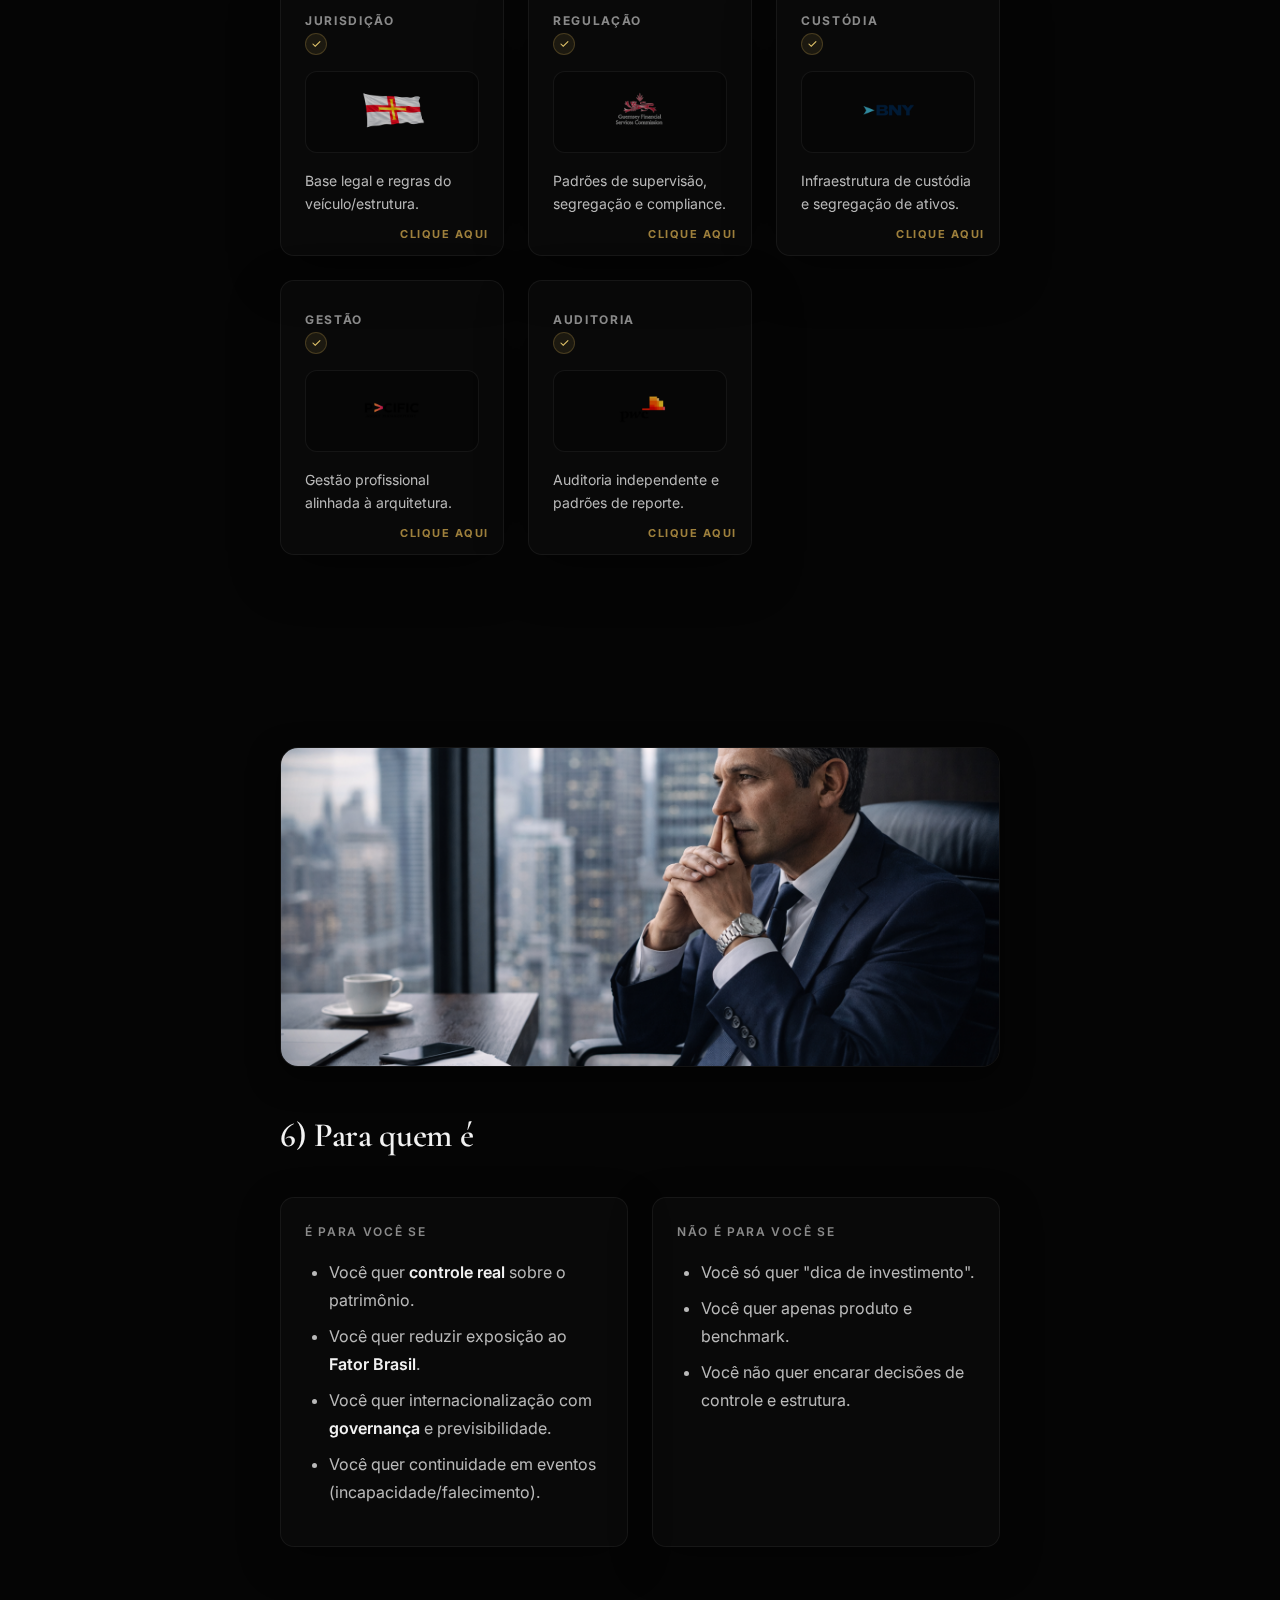
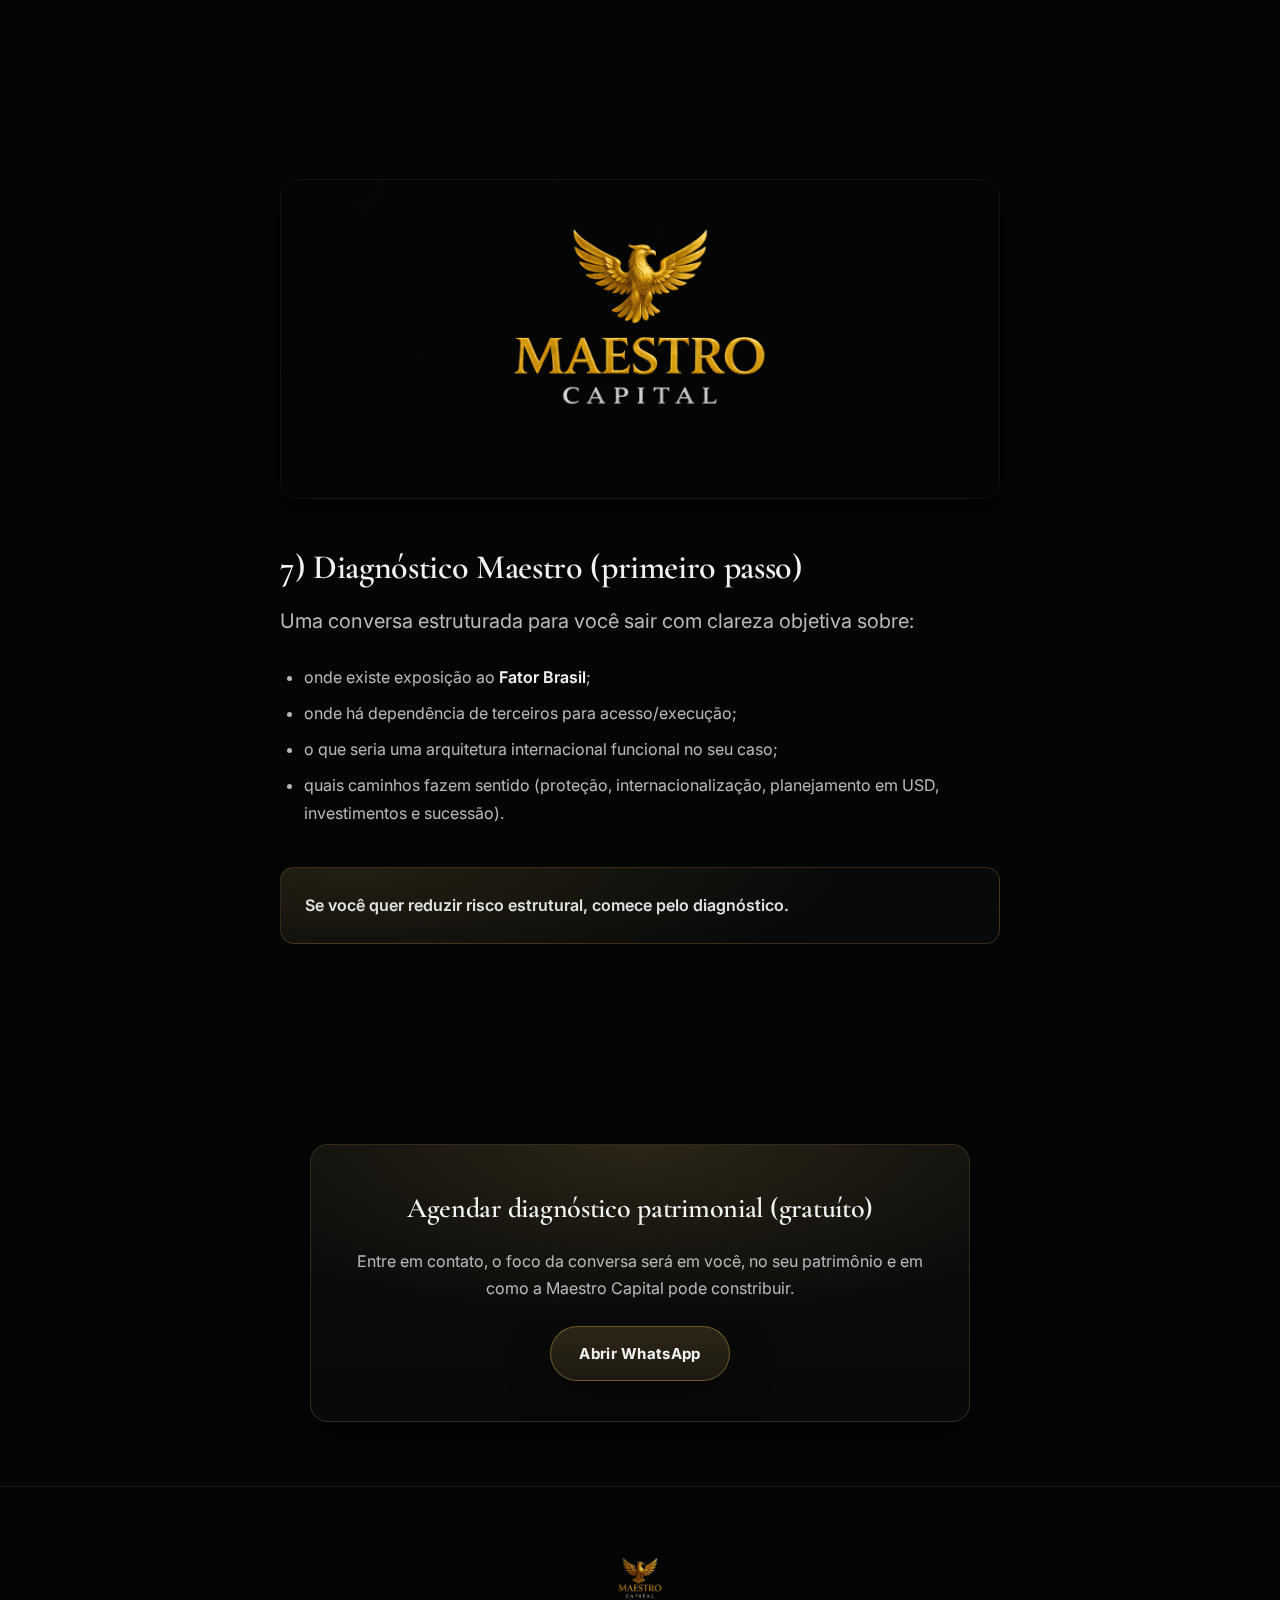
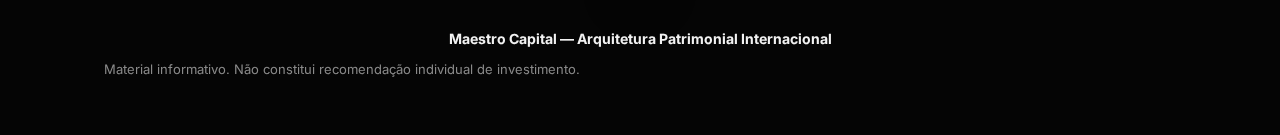
<file: maestrocapital.html>
<!doctype html>
<html lang="pt-BR">
<head>
  <meta charset="utf-8" />
  <meta name="viewport" content="width=device-width,initial-scale=1" />
  <title>Maestro Capital — Arquitetura Patrimonial Internacional</title>

  <style>

  /* ==========================================================================
     MAESTRO CAPITAL — PREMIUM BLACK / GOLD UI
     Objetivo: visual institucional, luxo silencioso, alto contraste, sem mudar o texto.
     ========================================================================== */

  /* Fonts: títulos clássicos; texto em sans moderno.
     Se o Google Fonts não carregar, os fallbacks garantem consistência. */
  @import url('https://fonts.googleapis.com/css2?family=Cormorant+Garamond:wght@500;600&family=Inter:wght@400;500;600&display=swap');

  :root{
    /* Base: preto com variações (evita "chapado") */
    --bg-primary: #070707;
    --bg-secondary: #0b0b0b;
    --bg-elevated: #0f0f0f;
    --bg-glass: rgba(7,7,7,.72);

    /* Texto (alto contraste, sem “branco puro”) */
    --text-primary: #f2f2f2;
    --text-secondary: #b9b9b9;
    --text-tertiary: #8a8a8a;

    /* Gold: quente, sofisticado (evita amarelo saturado) */
    --accent-primary: #c8a24a;
    --accent-strong: #e0c36a;
    --accent-subtle: rgba(200,162,74,.32);
    --accent-ghost: rgba(200,162,74,.08);

    /* Bordas e divisórias (metálicas sutis) */
    --border-primary: rgba(255,255,255,.10);
    --border-secondary: rgba(255,255,255,.06);

    /* Tipografia */
    --font-serif: 'Cormorant Garamond', 'Garamond', 'Baskerville', 'Palatino Linotype', 'Times New Roman', serif;
    --font-sans: 'Inter', -apple-system, BlinkMacSystemFont, 'SF Pro Text', system-ui, sans-serif;

    /* Espaçamento */
    --space-xs: 4px;
    --space-sm: 8px;
    --space-md: 16px;
    --space-lg: 24px;
    --space-xl: 40px;
    --space-2xl: 64px;
    --space-3xl: 96px;

    /* Layout constraints */
    --content-max: 720px;
    --page-max: 1220px;

    /* Radius / shadows */
    --radius-sm: 10px;
    --radius-md: 14px;
    --radius-lg: 18px;

    /* Shadow: bem contida, com “lift” premium */
    --shadow-soft: 0 10px 30px rgba(0,0,0,.55);
    --shadow-tight: 0 8px 18px rgba(0,0,0,.45);
  }

  /* ========================================================================
     RESET E BASE
     ======================================================================== */
  *{ box-sizing:border-box; margin:0; padding:0; }
  html{
    font-size: 16px;
    -webkit-text-size-adjust: 100%;
    scroll-behavior:smooth;
  }
  body{
    margin:0;
    font-family: var(--font-sans);
    font-size: 1rem;
    line-height: 1.68;
    color: var(--text-primary);
    background: radial-gradient(1200px 700px at 12% -10%, rgba(200,162,74,.14), transparent 60%),
                radial-gradient(900px 600px at 92% 10%, rgba(200,162,74,.10), transparent 62%),
                linear-gradient(180deg, var(--bg-primary), #050505 60%, #050505);
    text-rendering: optimizeLegibility;
    -webkit-font-smoothing: antialiased;
    -moz-osx-font-smoothing: grayscale;
  }

  /* Subtle film grain (não pesa performance, mas dá “materialidade”) */
  body::before{
    content:"";
    position: fixed;
    inset: 0;
    pointer-events:none;
    background-image:
      radial-gradient(circle at 20% 20%, rgba(255,255,255,.045) 0 1px, transparent 2px),
      radial-gradient(circle at 70% 30%, rgba(255,255,255,.03) 0 1px, transparent 2px),
      radial-gradient(circle at 40% 80%, rgba(255,255,255,.025) 0 1px, transparent 2px);
    opacity:.22;
    mix-blend-mode: overlay;
  }

  a{ color: inherit; }
  ::selection{ background: rgba(200,162,74,.25); }

  /* ========================================================================
     TIPOGRAFIA
     ======================================================================== */
  h1, h2{ font-family: var(--font-serif); font-weight: 600; }
  h1{
    font-size: clamp(34px, 5vw, 54px);
    line-height: 1.08;
    letter-spacing: -0.02em;
    color: var(--text-primary);
    margin: 0 0 var(--space-md);
  }
  h2{
    font-size: clamp(24px, 3.2vw, 34px);
    line-height: 1.22;
    letter-spacing: -0.01em;
    margin: 0 0 var(--space-md);
  }
  h3{
    font-family: var(--font-sans);
    font-size: 12px;
    font-weight: 600;
    text-transform: uppercase;
    letter-spacing: .14em;
    color: var(--text-tertiary);
    margin: 0 0 var(--space-sm);
  }
  h4{
    font-family: var(--font-sans);
    font-size: 17px;
    font-weight: 600;
    letter-spacing: -0.01em;
    color: var(--text-primary);
    margin: 0 0 var(--space-sm);
  }
  p{
    margin: 0 0 var(--space-md);
    max-width: 72ch;
    color: var(--text-secondary);
  }
  b, strong{ font-weight: 600; color: var(--text-primary); }
  .lead{
    font-size: clamp(17px, 2vw, 20px);
    line-height: 1.75;
    color: var(--text-secondary);
    margin-bottom: var(--space-lg);
  }
  .muted{ color: var(--text-tertiary); }

  .kicker{
    font-family: var(--font-sans);
    font-size: 11px;
    font-weight: 700;
    text-transform: uppercase;
    letter-spacing: .18em;
    color: var(--accent-primary);
    display:inline-flex;
    gap: 10px;
    align-items:center;
    margin-bottom: var(--space-sm);
  }
  .kicker::before{
    content:"";
    width: 22px;
    height: 1px;
    background: linear-gradient(90deg, var(--accent-strong), transparent);
    opacity: .9;
  }

  ul, ol{ margin: 0 0 var(--space-md); padding-left: var(--space-lg); }
  li{ margin-bottom: var(--space-sm); line-height: 1.75; color: var(--text-secondary); }
  li:last-child{ margin-bottom:0; }

  /* ========================================================================
     HEADER (glass, black/gold)
     ======================================================================== */
  .header{
    position: sticky;
    top: 0;
    z-index: 100;
    background: var(--bg-glass);
    backdrop-filter: blur(14px) saturate(140%);
    -webkit-backdrop-filter: blur(14px) saturate(140%);
    border-bottom: 1px solid var(--border-secondary);
  }
  .header::after{
    content:"";
    position:absolute;
    left:0; right:0; bottom:-1px;
    height: 1px;
    background: linear-gradient(90deg, transparent, rgba(200,162,74,.55), transparent);
    opacity:.6;
  }
  .header-inner{
    max-width: var(--page-max);
    margin: 0 auto;
    padding: var(--space-md) var(--space-lg);
    display:flex;
    align-items:center;
    justify-content:space-between;
    gap: var(--space-lg);
  }
  @media (max-width: 768px){
    .header-inner{ padding: var(--space-md); }
  }

  .brand{
    display:flex;
    align-items:center;
    text-decoration:none;
  }
  .brand-logo{
    height: 40px;
    width:auto;
    filter: drop-shadow(0 6px 18px rgba(0,0,0,.55));
  }
  @media (max-width: 768px){ .brand-logo{ height: 32px; } }

  .nav{
    display:none;
    gap: var(--space-xl);
    align-items:center;
  }
  @media (min-width: 1024px){ .nav{ display:flex; } }

  .nav a{
    font-size: 14px;
    font-weight: 500;
    color: var(--text-secondary);
    text-decoration:none;
    transition: color .2s ease, opacity .2s ease;
    position:relative;
  }
  .nav a:hover{ color: var(--text-primary); }
  .nav a::after{
    content:"";
    position:absolute;
    left:0; right:0; bottom:-6px;
    height: 1px;
    background: linear-gradient(90deg, transparent, var(--accent-primary), transparent);
    transform: scaleX(0);
    transition: transform .22s ease;
    transform-origin: center;
  }
  .nav a:hover::after{ transform: scaleX(1); }

  .nav .btn-subtle{
    padding: 10px 16px;
    border: 1px solid var(--border-primary);
    border-radius: 999px;
    background: rgba(255,255,255,.03);
    color: var(--text-primary);
    font-weight: 600;
    transition: border-color .2s ease, background .2s ease, transform .2s ease;
  }
  .nav .btn-subtle:hover{
    border-color: rgba(200,162,74,.55);
    background: rgba(200,162,74,.08);
    transform: translateY(-1px);
  }
  .nav .btn-subtle::after{ display:none; }

  /* Focus states (acessibilidade) */
  a:focus-visible, button:focus-visible{
    outline: 2px solid rgba(200,162,74,.55);
    outline-offset: 3px;
    border-radius: 10px;
  }

  /* ========================================================================
     LAYOUT
     ======================================================================== */
  .container{
    max-width: var(--page-max);
    margin: 0 auto;
    padding: 0 var(--space-lg);
  }
  @media (max-width: 768px){ .container{ padding: 0 var(--space-md); } }

  .section{ padding: var(--space-3xl) 0; }
  .section:first-of-type{ padding-top: var(--space-2xl); }
  @media (max-width: 768px){
    .section{ padding: var(--space-2xl) 0; }
    .section:first-of-type{ padding-top: var(--space-xl); }
  }

  .content{
    max-width: var(--content-max);
    margin: 0 auto;
  }

  /* ========================================================================
     HERO
     ======================================================================== */
  .hero{ padding: var(--space-2xl) 0 var(--space-3xl); }
  @media (max-width: 768px){ .hero{ padding: var(--space-xl) 0 var(--space-2xl); } }
  .hero-content{ max-width: var(--content-max); margin: 0 auto; }
  .hero h1{ margin-bottom: var(--space-lg); }

  .divider{
    width: 64px;
    height: 1px;
    background: linear-gradient(90deg, rgba(200,162,74,.95), rgba(200,162,74,.15));
    margin: var(--space-xl) 0 var(--space-lg);
  }

  .pill-group{ display:flex; flex-wrap:wrap; gap: var(--space-sm); margin-top: var(--space-lg); }
  .pill{
    padding: 7px 12px;
    background: rgba(255,255,255,.03);
    border: 1px solid rgba(200,162,74,.22);
    border-radius: 999px;
    font-size: 13px;
    font-weight: 600;
    color: rgba(242,242,242,.92);
  }

  .quote{
    margin: var(--space-xl) 0;
    padding: var(--space-lg);
    background: linear-gradient(180deg, rgba(255,255,255,.03), rgba(255,255,255,.02));
    border: 1px solid rgba(200,162,74,.22);
    border-left: 3px solid rgba(200,162,74,.72);
    border-radius: var(--radius-md);
    box-shadow: var(--shadow-tight);
    font-family: var(--font-serif);
    font-size: 19px;
    line-height: 1.6;
    color: var(--text-primary);
  }
  @media (max-width: 768px){
    .quote{ padding: var(--space-md); font-size: 16.5px; }
  }
  .quote-author{
    display:block;
    margin-top: var(--space-md);
    font-family: var(--font-sans);
    font-size: 13px;
    font-weight: 600;
    letter-spacing: .02em;
    color: var(--text-tertiary);
  }

  /* ========================================================================
     CARDS / BOXES
     ======================================================================== */
  .card{
    background: linear-gradient(180deg, rgba(255,255,255,.03), rgba(255,255,255,.02));
    border: 1px solid var(--border-primary);
    border-radius: var(--radius-md);
    padding: var(--space-xl);
    margin-bottom: var(--space-lg);
    box-shadow: var(--shadow-soft);
  }
  @media (max-width: 768px){ .card{ padding: var(--space-lg); } }

  .grid{
    display:grid;
    gap: var(--space-lg);
    margin: var(--space-xl) 0;
  }
  @media (min-width: 768px){ .grid-2{ grid-template-columns: repeat(2, 1fr); } }

  .box{
    padding: var(--space-lg);
    background: rgba(255,255,255,.02);
    border: 1px solid var(--border-secondary);
    border-radius: var(--radius-md);
    box-shadow: 0 14px 40px rgba(0,0,0,.35);
  }
  @media (max-width: 768px){ .box{ padding: var(--space-md); } }
  .box h3{ margin-bottom: var(--space-md); }

  .callout{
    margin: var(--space-xl) 0;
    padding: var(--space-lg);
    background: radial-gradient(900px 220px at 10% 0%, rgba(200,162,74,.14), transparent 55%),
                rgba(255,255,255,.02);
    border: 1px solid rgba(200,162,74,.22);
    border-radius: var(--radius-md);
    font-weight: 600;
    color: rgba(242,242,242,.92);
  }
  @media (max-width: 768px){ .callout{ padding: var(--space-md); } }

  /* ========================================================================
     STEPS
     ======================================================================== */
  .steps{ margin: var(--space-xl) 0; }
  .step{
    display:flex;
    gap: var(--space-lg);
    margin-bottom: var(--space-xl);
    padding-bottom: var(--space-xl);
    border-bottom: 1px solid var(--border-secondary);
  }
  .step:last-child{ border-bottom:none; margin-bottom:0; padding-bottom:0; }
  @media (max-width: 768px){
    .step{ gap: var(--space-md); margin-bottom: var(--space-lg); padding-bottom: var(--space-lg); }
  }

  .step-number{
    flex-shrink:0;
    width: 34px;
    height: 34px;
    display:flex;
    align-items:center;
    justify-content:center;
    background: rgba(200,162,74,.10);
    border: 1px solid rgba(200,162,74,.28);
    border-radius: 50%;
    font-size: 14px;
    font-weight: 700;
    color: var(--accent-strong);
    box-shadow: 0 10px 26px rgba(0,0,0,.35);
  }
  .step-content p{ color: var(--text-secondary); }

  /* ========================================================================
     PARTNERS
     ======================================================================== */
  .partners{ margin: var(--space-xl) 0; }
  .partners-grid{
    display:grid;
    gap: var(--space-lg);
    margin-top: var(--space-xl);
  }
  @media (min-width: 640px){ .partners-grid{ grid-template-columns: repeat(2,1fr); } }
  @media (min-width: 1024px){ .partners-grid{ grid-template-columns: repeat(3,1fr); } }

  .partner-card{
    padding: var(--space-lg);
    background: rgba(255,255,255,.02);
    border: 1px solid var(--border-secondary);
    border-radius: var(--radius-md);
    box-shadow: 0 18px 50px rgba(0,0,0,.35);
    display:flex;
    flex-direction:column;
    gap: var(--space-md);
  }
  .partner-label{
    font-size: 12px;
    font-weight: 700;
    text-transform: uppercase;
    letter-spacing: .14em;
    color: var(--text-tertiary);
  }
  .partner-check{
    width: 22px; height: 22px;
    display:flex; align-items:center; justify-content:center;
    background: rgba(200,162,74,.10);
    border: 1px solid rgba(200,162,74,.25);
    border-radius: 50%;
    font-size: 12px;
    color: var(--accent-strong);
  }
  .partner-logo{
    height: 82px;
    display:flex;
    align-items:center;
    justify-content:center;
    background: rgba(0,0,0,.25);
    border: 1px solid var(--border-secondary);
    border-radius: 12px;
  }
  .partner-logo img{
    max-width: 100%;
    max-height: 48px;
    opacity: .78;
    filter: brightness(.98) contrast(1.05);
  }
  .partner-description{
    font-size: 14px;
    line-height: 1.65;
    color: var(--text-secondary);
  }

  /* Nota administrativa: mantém, mas ajusta para dark */
  .admin-note{
    padding: var(--space-md);
    background: rgba(200,162,74,.10);
    border: 1px solid rgba(200,162,74,.28);
    border-radius: 12px;
    font-size: 13px;
    color: rgba(242,242,242,.92);
    margin-bottom: var(--space-lg);
  }

  /* ========================================================================
     CTA
     ======================================================================== */
  .cta-section{ padding: var(--space-2xl) 0; }
  .cta-card{
    max-width: 660px;
    margin: 0 auto;
    padding: var(--space-xl);
    background: linear-gradient(180deg, rgba(255,255,255,.03), rgba(255,255,255,.02));
    border: 1px solid rgba(200,162,74,.22);
    border-radius: var(--radius-lg);
    text-align:center;
    box-shadow: var(--shadow-soft);
    position: relative;
    overflow: hidden;
  }
  .cta-card::before{
    content:"";
    position:absolute;
    inset:-1px;
    background: radial-gradient(800px 300px at 50% 0%, rgba(200,162,74,.18), transparent 60%);
    opacity:.9;
    pointer-events:none;
  }
  .cta-card > *{ position: relative; }
  @media (max-width: 768px){ .cta-card{ padding: var(--space-lg); } }

  .cta-card h3{
    font-family: var(--font-serif);
    font-size: 28px;
    font-weight: 600;
    letter-spacing: -0.01em;
    margin-bottom: var(--space-md);
    color: var(--text-primary);
    text-transform:none;
  }
  .cta-card p{ max-width: 100%; margin: 0 0 var(--space-lg); color: var(--text-secondary); }

  .btn{
    display:inline-flex;
    align-items:center;
    justify-content:center;
    padding: 14px 28px;
    background: linear-gradient(180deg, rgba(200,162,74,.18), rgba(200,162,74,.10));
    border: 1px solid rgba(200,162,74,.45);
    border-radius: 999px;
    font-family: var(--font-sans);
    font-size: 15px;
    font-weight: 700;
    letter-spacing: .02em;
    color: var(--text-primary);
    text-decoration:none;
    transition: transform .18s ease, box-shadow .18s ease, background .18s ease, border-color .18s ease;
    cursor:pointer;
    box-shadow: 0 18px 44px rgba(0,0,0,.40);
  }
  .btn:hover{
    transform: translateY(-1px);
    border-color: rgba(224,195,106,.80);
    background: linear-gradient(180deg, rgba(224,195,106,.22), rgba(200,162,74,.12));
  }
  .btn:active{ transform: translateY(0); }

  @media (max-width: 768px){ .btn{ width: 100%; } }

  /* ========================================================================
     IMAGENS / PLACEHOLDERS
     ======================================================================== */
  .section-image{
    width:100%;
    height: 320px;
    object-fit: cover;
    border-radius: var(--radius-lg);
    margin-bottom: var(--space-xl);
    border: 1px solid var(--border-secondary);
    box-shadow: var(--shadow-soft);
  }
  @media (max-width: 768px){
    .section-image{ height: 220px; margin-bottom: var(--space-lg); }
  }

  .section-image-placeholder{
    width:100%;
    height: 320px;
    background: radial-gradient(900px 360px at 20% 10%, rgba(200,162,74,.16), transparent 55%),
                linear-gradient(135deg, rgba(255,255,255,.03) 0%, rgba(255,255,255,.01) 100%);
    border-radius: var(--radius-lg);
    margin-bottom: var(--space-xl);
    display:flex;
    align-items:center;
    justify-content:center;
    color: var(--text-tertiary);
    font-size: 14px;
    font-style: italic;
    text-align: center;
    border: 1px solid var(--border-secondary);
  }
  @media (max-width: 768px){
    .section-image-placeholder{ height: 220px; margin-bottom: var(--space-lg); }
  }

  /* ========================================================================
     FOOTER
     ======================================================================== */
  .footer{
    padding: var(--space-2xl) 0 var(--space-xl);
    border-top: 1px solid var(--border-secondary);
    text-align:center;
  }
  .footer-logo{
    height: 60px;
    width:auto;
    margin: 0 auto var(--space-md);
    display:block;
    opacity: .95;
    filter: drop-shadow(0 10px 26px rgba(0,0,0,.55));
  }
  @media (max-width: 768px){ .footer-logo{ height: 48px; } }
  .footer-title{
    font-size: 14px;
    font-weight: 700;
    color: var(--text-primary);
    margin-bottom: var(--space-sm);
  }
  .footer-legal{
    font-size: 13px;
    color: var(--text-tertiary);
    line-height: 1.6;
  }

  /* ========================================================================
     UTILITIES
     ======================================================================== */
  .text-center{ text-align:center; }
  .mt-xl{ margin-top: var(--space-xl); }
  .mb-xl{ margin-bottom: var(--space-xl); }


  /* ========================================================================
     PARTNER CARD INTERACTION + MODAL (POPUP IMAGEM)
     ======================================================================== */
  .partner-card{
    position: relative;
    cursor: pointer;
    transition: transform .22s ease, box-shadow .22s ease, border-color .22s ease;
  }
  .partner-card:hover{
    border-color: rgba(200,162,74,.32);
    box-shadow: 0 18px 50px rgba(0,0,0,.35), 0 0 0 1px rgba(200,162,74,.45);
    transform: translateY(-1px);
  }
  .partner-card:active{ transform: translateY(0); }

  .partner-hint{
    position: absolute;
    right: 14px;
    bottom: 12px;
    font-size: 11px;
    font-weight: 700;
    letter-spacing: .14em;
    text-transform: uppercase;
    color: rgba(200,162,74,.78);
    pointer-events: none;
  }

  .partner-modal{
    position: fixed;
    inset: 0;
    background: rgba(0,0,0,.76);
    backdrop-filter: blur(5px) saturate(120%);
    -webkit-backdrop-filter: blur(5px) saturate(120%);
    display: flex;
    align-items: center;
    justify-content: center;
    opacity: 0;
    pointer-events: none;
    transition: opacity .22s ease;
    z-index: 9999;
    padding: 18px;
  }
  .partner-modal.is-open{
    opacity: 1;
    pointer-events: auto;
  }
  .partner-modal__dialog{
    position: relative;
    max-width: 92vw;
    max-height: 92vh;
  }
  .partner-modal__img{
    display:block;
    max-width: 92vw;
    max-height: 92vh;
    border-radius: 12px;
    border: 1px solid rgba(255,255,255,.08);
    box-shadow: 0 30px 90px rgba(0,0,0,.65);
  }
  .partner-modal__close{
    position: absolute;
    top: -14px;
    right: -14px;
    width: 38px;
    height: 38px;
    border-radius: 50%;
    border: 1px solid rgba(200,162,74,.55);
    background: rgba(11,11,11,.92);
    color: var(--accent-strong);
    font-size: 18px;
    font-weight: 800;
    cursor: pointer;
    display:flex;
    align-items:center;
    justify-content:center;
    box-shadow: 0 14px 40px rgba(0,0,0,.55);
  }
  .partner-modal__close:hover{
    border-color: rgba(224,195,106,.85);
    background: rgba(15,15,15,.95);
  }

</style>
</head>

<body>
  <!-- ========================================================================
       HEADER FIXO
       ======================================================================== -->
  <header class="header">
    <div class="header-inner">
      <a href="#" class="brand">
        <img src="/assets/maestro-logo.png" alt="Maestro Capital" class="brand-logo" />
      </a>
      <nav class="nav">
        <a href="#manifesto">Manifesto</a>
        <a href="#processo">Processo</a>
        <a href="#diagnostico">Diagnóstico</a>
        <a href="#cta" class="btn-subtle">Iniciar conversa</a>
      </nav>
    </div>
  </header>

  <!-- ========================================================================
       CONTEÚDO PRINCIPAL
       ======================================================================== -->
  <main class="container">
    
    <!-- HERO -->
    <section class="hero">
      <div class="hero-content">
        <span class="kicker">Arquitetura Patrimonial Internacional</span>
        <h1>Patrimônio não se protege sozinho. Você precisa de arquitetura antes de investir.</h1>
        <p class="lead">
          A maioria trata patrimônio como se fosse apenas investimento. Mas investimento sem estrutura é risco sem resposta. Este documento explica como arquitetura patrimonial internacional funciona quando você quer controle, previsibilidade e continuidade.
        </p>

        <div class="divider"></div>

        <div class="pill-group">
          <span class="pill">Redução do Fator Brasil</span>
          <span class="pill">Internacionalização real</span>
          <span class="pill">Governança de continuidade</span>
          <span class="pill">Estrutura antes de produto</span>
        </div>

        <div class="quote">
          "Patrimônio sem arquitetura é vulnerável. Internacionalização sem governança é ilusão."
          <span class="quote-author">— Maestro Capital</span>
        </div>
      </div>
    </section>

    <!-- MANIFESTO -->
    <section class="section" id="manifesto">
      <div class="content">
        <!-- Imagem editorial - substitua pelo caminho correto -->
        <img
          src="./assets/images/arquitetura-patrimonial.png"
          alt="Jurisdição internacional e ambiente regulatório"
          class="section-image"
        />

        
        <h2>1) O que é arquitetura patrimonial (e por que importa)</h2>
        <p class="lead">
          Não adianta investir bem se você não tem controle sobre o que acontece quando as regras mudam ou um evento crítico acontece.
        </p>
        
        <p>
          Arquitetura patrimonial é: <strong>estrutura + governança + regras claras de acesso e continuidade</strong>. Ela reduz dependências, aumenta soberania e garante que o patrimônio continua funcional quando você precisa.
        </p>

        <p>
          Não é "offshore" vazio. Não é produto de investimento. É a diferença entre ter patrimônio e ter controle sobre ele.
        </p>

        <div class="callout">
          Se o seu patrimônio depende de uma corretora funcionar, de uma regra não mudar, ou de alguém concordar em liberar — você tem investimento, não arquitetura.
        </div>
      </div>
    </section>

    <!-- FATOR BRASIL -->
    <section class="section">
      <div class="content">
        <!-- Imagem editorial - substitua pelo caminho correto -->
        <img
          src="./assets/images/fator-brasil.png"
          alt="Jurisdição internacional e ambiente regulatório"
          class="section-image"
        />
        
        <h2>2) O "Fator Brasil" não é só imposto</h2>
        <p class="lead">
          O problema não é pagar imposto. O problema é ter o patrimônio exposto a mudanças de regras, dependências operacionais e bloqueios estruturais que você não controla.
        </p>

        <div class="grid grid-2 mt-xl">
          <div class="box">
            <h3>O que evitamos</h3>
            <ul>
              <li>Regras que mudam sem aviso e afetam tudo.</li>
              <li>"Soluções" que parecem simples, mas criam amarras em eventos.</li>
              <li>Dependência de processos internos de bancos/corretoras.</li>
              <li>Sucessão tratada como "depois", até virar urgência.</li>
            </ul>
          </div>

          <div class="box">
            <h3>O que buscamos</h3>
            <ul>
              <li>Reduzir exposição a risco de jurisdição.</li>
              <li>Ganhar previsibilidade de acesso e execução.</li>
              <li>Ter camada internacional funcional (não estética).</li>
              <li>Continuidade quando o evento acontecer.</li>
            </ul>
          </div>
        </div>
      </div>
    </section>

    <!-- INTERNACIONALIZAÇÃO -->
    <section class="section" id="internacionalizacao">
      <div class="content">
        <!-- Imagem editorial - substitua pelo caminho correto -->
        <img
          src="./assets/images/internacionalizacao.png"
          alt="Jurisdição internacional e ambiente regulatório"
          class="section-image"
        />
        
        <h2>3) Internacionalização de verdade vs. "ter ativos em dólar"</h2>
        <p class="lead">
          Ter dólar não garante governança. Você pode mudar a moeda e manter o mesmo risco estrutural.
        </p>

        <div class="grid grid-2 mt-xl">
          <div class="box">
            <h3>Falso internacional</h3>
            <ul>
              <li>"Exterior" via <strong>corretora brasileira</strong>, com dependência operacional.</li>
              <li>Sucessão, acesso e continuidade seguem mal definidos.</li>
              <li>Você muda o ativo, mas não muda o sistema.</li>
            </ul>
          </div>

          <div class="box">
            <h3>Internacionalização real</h3>
            <ul>
              <li>Estrutura feita para <strong>controle, acesso e continuidade</strong>.</li>
              <li>Jurisdição e regras vêm antes do investimento.</li>
              <li>Camadas que reduzem dependência e fricção.</li>
            </ul>
          </div>
        </div>

        <div class="callout">
          Internacionalizar de verdade é ganhar soberania e previsibilidade — não apenas comprar ativos fora.
        </div>
      </div>
    </section>

    <!-- ALERTA EUA -->
    <section class="section" id="alerta-eua">
      <div class="content">
        <!-- Imagem editorial - substitua pelo caminho correto -->
        <img 
          src="./assets/images/eua-arquitetura.png" 
          alt="Arquitetura patrimonial nos Estados Unidos"
          class="section-image"
        />

        
        <h2>4) "Só manda para os EUA" pode piorar sem arquitetura</h2>
        <p>
          Trocar Brasil por EUA <strong>sem arquitetura</strong> pode trocar um problema por outro: custos, regras e burocracias diferentes do que você imaginava. Moeda forte ajuda — mas não substitui governança.
        </p>

        <div class="callout">
          Moeda forte não é proteção. Proteção é ter regras e controle antes do investimento.
        </div>
      </div>
    </section>

    <!-- PROCESSO -->
    <section class="section" id="processo">
      <div class="content">
        <!-- Imagem editorial - substitua pelo caminho correto -->
        <img
          src="./assets/images/processo-trabalho.png"
          alt="Jurisdição internacional e ambiente regulatório"
          class="section-image"
        />
        
        <h2>5) Como trabalhamos</h2>
        <p class="lead">
          Primeiro vem a sua realidade (família, empresa, fluxo, objetivos e tolerância a fricção). Depois vem produto. Estrutura vem antes.
        </p>

        <div class="steps">
          <div class="step">
            <div class="step-number">1</div>
            <div class="step-content">
              <h4>Diagnóstico de comando</h4>
              <p>Mapeamos onde está o patrimônio, quem controla, sob qual lei e quais fricções existem para executar.</p>
              <ul>
                <li>Dependências e pontos únicos de falha.</li>
                <li>Exposição ao Fator Brasil (execução, regras, burocracia).</li>
                <li>Riscos em eventos (acesso e continuidade).</li>
              </ul>
            </div>
          </div>

          <div class="step">
            <div class="step-number">2</div>
            <div class="step-content">
              <h4>Arquitetura sob medida</h4>
              <p>Desenhamos a estrutura mínima necessária para aumentar controle — sem complexidade inútil.</p>
              <ul>
                <li>Camadas: proteção, internacionalização, continuidade.</li>
                <li>Regras claras de acesso e governança.</li>
                <li>Decisão do que manter, mover ou substituir.</li>
              </ul>
            </div>
          </div>

          <div class="step">
            <div class="step-number">3</div>
            <div class="step-content">
              <h4>Implementação executável</h4>
              <p>Colocamos a arquitetura para funcionar: contas, veículos, beneficiários e rotinas.</p>
              <ul>
                <li>Internacionalização real (não fachada).</li>
                <li>Planejamento/previdência em USD quando fizer sentido.</li>
                <li>Documentação clara para operar sem improviso.</li>
              </ul>
            </div>
          </div>

          <div class="step">
            <div class="step-number">4</div>
            <div class="step-content">
              <h4>Investimentos coerentes</h4>
              <p>Com a base pronta, investimentos viram ferramenta: alinhados a perfil, prazo e execução.</p>
              <ul>
                <li>Disciplina e execução acima de "promessa".</li>
                <li>Carteira como parte da arquitetura, não substituto dela.</li>
              </ul>
            </div>
          </div>
        </div>

        <div class="callout">
          Resultado esperado: mais soberania, menos fricção e um patrimônio que continua funcional quando importa.
        </div>
      </div>
    </section>

    <!-- PARCEIROS -->
    <section class="section" id="parceiros">
      <div class="content">
        <!-- Imagem editorial - substitua pelo caminho correto -->
        <img
          src="./assets/images/parceiros.png"
          alt="Jurisdição internacional e ambiente regulatório"
          class="section-image"
        />
        
        <h2>Nossos parceiros</h2>
        <p class="muted">
          Trabalhamos com instituições que garantem padrões internacionais de governança, custódia e compliance.
        </p>

        <div class="admin-note">
          <strong>Seu patrimônio estará 100% seguro e protegido com estruturas instucionais</strong> com seu domínio e acompanhamento em todas as etapas.
        </div>

        <div class="partners-grid">
          <div class="partner-card" data-partner="jurisdicao" tabindex="0">
            <div class="partner-header">
              <span class="partner-label">Jurisdição</span>
              <span class="partner-check">✓</span>
            </div>
            <div class="partner-logo">
              <img src="/assets/partners/parceiro-1.png" alt="Parceiro jurisdição" />
            </div>
            <p class="partner-description">Base legal e regras do veículo/estrutura.</p>
            <span class="partner-hint">clique aqui</span>
          </div>

          <div class="partner-card" data-partner="regulacao" tabindex="0">
            <div class="partner-header">
              <span class="partner-label">Regulação</span>
              <span class="partner-check">✓</span>
            </div>
            <div class="partner-logo">
              <img src="/assets/partners/parceiro-2.png" alt="Parceiro regulação" />
            </div>
            <p class="partner-description">Padrões de supervisão, segregação e compliance.</p>
            <span class="partner-hint">clique aqui</span>
          </div>

          <div class="partner-card" data-partner="custodia" tabindex="0">
            <div class="partner-header">
              <span class="partner-label">Custódia</span>
              <span class="partner-check">✓</span>
            </div>
            <div class="partner-logo">
              <img src="/assets/partners/parceiro-3.png" alt="Parceiro custódia" />
            </div>
            <p class="partner-description">Infraestrutura de custódia e segregação de ativos.</p>
            <span class="partner-hint">clique aqui</span>
          </div>

          <div class="partner-card" data-partner="gestao" tabindex="0">
            <div class="partner-header">
              <span class="partner-label">Gestão</span>
              <span class="partner-check">✓</span>
            </div>
            <div class="partner-logo">
              <img src="/assets/partners/parceiro-4.png" alt="Parceiro gestão" />
            </div>
            <p class="partner-description">Gestão profissional alinhada à arquitetura.</p>
            <span class="partner-hint">clique aqui</span>
          </div>

          <div class="partner-card" data-partner="auditoria" tabindex="0">
            <div class="partner-header">
              <span class="partner-label">Auditoria</span>
              <span class="partner-check">✓</span>
            </div>
            <div class="partner-logo">
              <img src="/assets/partners/parceiro-5.png" alt="Parceiro auditoria" />
            </div>
            <p class="partner-description">Auditoria independente e padrões de reporte.</p>
            <span class="partner-hint">clique aqui</span>
          </div>
        </div>
      </div>
    </section>

    <!-- PÚBLICO -->
    <section class="section" id="publico">
      <div class="content">
        <!-- Imagem editorial - substitua pelo caminho correto -->
        <img
          src="./assets/images/para-quem.png"
          alt="Jurisdição internacional e ambiente regulatório"
          class="section-image"
        />
        
        <h2>6) Para quem é</h2>

        <div class="grid grid-2 mt-xl">
          <div class="box">
            <h3>É para você se</h3>
            <ul>
              <li>Você quer <strong>controle real</strong> sobre o patrimônio.</li>
              <li>Você quer reduzir exposição ao <strong>Fator Brasil</strong>.</li>
              <li>Você quer internacionalização com <strong>governança</strong> e previsibilidade.</li>
              <li>Você quer continuidade em eventos (incapacidade/falecimento).</li>
            </ul>
          </div>

          <div class="box">
            <h3>Não é para você se</h3>
            <ul>
              <li>Você só quer "dica de investimento".</li>
              <li>Você quer apenas produto e benchmark.</li>
              <li>Você não quer encarar decisões de controle e estrutura.</li>
            </ul>
          </div>
        </div>
      </div>
    </section>

    <!-- DIAGNÓSTICO -->
    <section class="section" id="diagnostico">
      <div class="content">
        <!-- Imagem editorial - substitua pelo caminho correto -->
        <img
          src="./assets/images/diagnostico.png"
          alt="Jurisdição internacional e ambiente regulatório"
          class="section-image"
        />
        
        <h2>7) Diagnóstico Maestro (primeiro passo)</h2>
        <p class="lead">
          Uma conversa estruturada para você sair com clareza objetiva sobre:
        </p>

        <ul>
          <li>onde existe exposição ao <strong>Fator Brasil</strong>;</li>
          <li>onde há dependência de terceiros para acesso/execução;</li>
          <li>o que seria uma arquitetura internacional funcional no seu caso;</li>
          <li>quais caminhos fazem sentido (proteção, internacionalização, planejamento em USD, investimentos e sucessão).</li>
        </ul>

        <div class="callout">
          Se você quer reduzir risco estrutural, comece pelo diagnóstico.
        </div>
      </div>
    </section>

    <!-- CTA -->
    <section class="cta-section" id="cta">
      <div class="cta-card">
        <h3>Agendar diagnóstico patrimonial (gratuíto)</h3>
        <p>
          Entre em contato, o foco da conversa será em você, no seu patrimônio e em como a Maestro Capital pode constribuir.
        </p>
        <a class="btn" href="https://wa.me/5511983711418?text=Quero%20agendar%20o%20Diagn%C3%B3stico%20Maestro%20Capital." target="_blank" rel="noopener noreferrer">
          Abrir WhatsApp
        </a>
      </div>
    </section>

  </main>

  <!-- ========================================================================
       FOOTER
       ======================================================================== -->
  <footer class="footer">
    <div class="container">
      <img src="/assets/maestro-logo.png" alt="Maestro Capital" class="footer-logo" />
      <div class="footer-title">Maestro Capital — Arquitetura Patrimonial Internacional</div>
      <p class="footer-legal">Material informativo. Não constitui recomendação individual de investimento.</p>
    </div>
  </footer>


  <!-- ========================================================================
       PARTNER MODAL (POPUP)
       ======================================================================== -->
  <div class="partner-modal" id="partnerModal" aria-hidden="true">
    <div class="partner-modal__dialog" role="dialog" aria-modal="true">
      <button class="partner-modal__close" type="button" aria-label="Fechar">&times;</button>
      <img class="partner-modal__img" id="partnerModalImg" alt="">
    </div>
  </div>

  <script>
    const partnerImages = {
      jurisdicao: "/assets/partners/jurisdicao.png",
      regulacao: "/assets/partners/jurisdicao.png",
      custodia: "/assets/partners/custodia.png",
      gestao: "/assets/partners/gestao.png",
      auditoria: "/assets/partners/auditoria.png",
    };

    const modal = document.getElementById("partnerModal");
    const modalImg = document.getElementById("partnerModalImg");
    const closeBtn = modal.querySelector(".partner-modal__close");
    let lastFocused = null;

    function openPartnerModal(key, triggerEl){
      const src = partnerImages[key];
      if (!src) return;

      lastFocused = triggerEl || document.activeElement;

      modalImg.src = src;
      modal.classList.add("is-open");
      modal.setAttribute("aria-hidden", "false");
      closeBtn.focus();
    }

    function closePartnerModal(){
      modal.classList.remove("is-open");
      modal.setAttribute("aria-hidden", "true");
      modalImg.src = "";

      if (lastFocused && typeof lastFocused.focus === "function") {
        lastFocused.focus();
      }
    }

    document.querySelectorAll(".partner-card[data-partner]").forEach((card) => {
      card.addEventListener("click", () => openPartnerModal(card.dataset.partner, card));
      card.addEventListener("keydown", (e) => {
        if (e.key === "Enter" || e.key === " ") {
          e.preventDefault();
          openPartnerModal(card.dataset.partner, card);
        }
      });
    });

    closeBtn.addEventListener("click", closePartnerModal);

    modal.addEventListener("click", (e) => {
      if (e.target === modal) closePartnerModal();
    });

    document.addEventListener("keydown", (e) => {
      if (e.key === "Escape" && modal.classList.contains("is-open")) {
        closePartnerModal();
      }
    });
  </script>

</body>
</html>
</file>
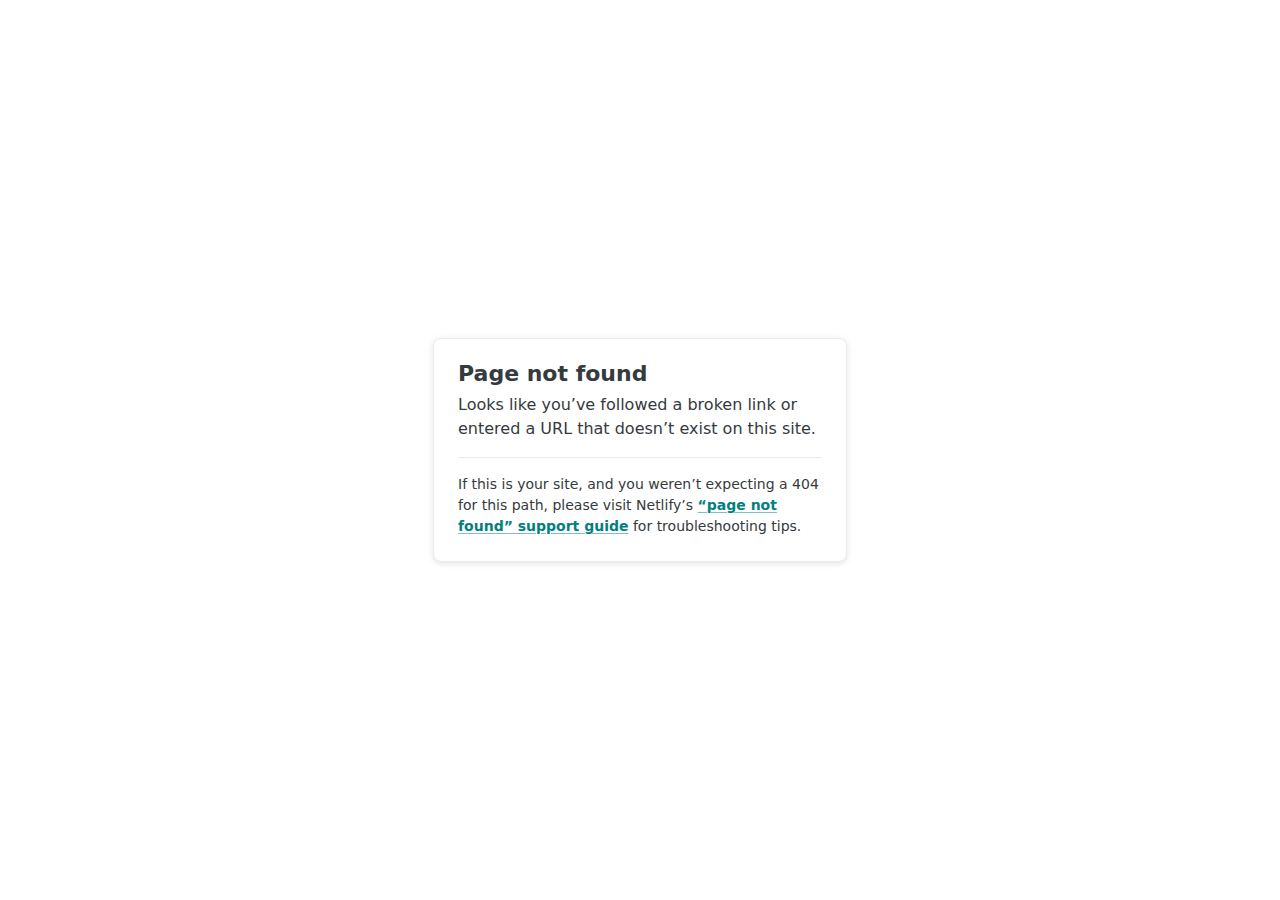
<file: vite.html>
<!DOCTYPE html>
<html lang="en">
  <head>
    <meta charset="utf-8" />
    <meta name="viewport" content="width=device-width, initial-scale=1.0" />
    <title>Page not found</title>
    <style>
      :root {
        --colorRgbFacetsTeal600: 2 128 125;
        --colorTealAction: var(--colorRgbFacetsTeal600);
        --colorRgbFacetsNeutralLight200: 233 235 237;
        --colorHr: var(--colorRgbFacetsNeutralLight200);
        --colorRgbFacetsNeutralLight700: 53 58 62;
        --colorGrayDarkest: var(--colorRgbFacetsNeutralLight700);
        --colorGrayLighter: var(--colorRgbFacetsNeutralLight200);
        --colorText: var(--colorGrayDarkest);
        --effectShadowLightShallow: 0 1px 10px 0 rgb(53 58 62 / 6%),
          0 2px 4px 0 rgb(53 58 62 / 8%);
        --colorRgbFacetsNeutralDark900: 6 11 16;
      }
      body {
        font-family: system-ui, -apple-system, BlinkMacSystemFont, "Segoe UI",
          Roboto, Helvetica, Arial, sans-serif, "Apple Color Emoji",
          "Segoe UI Emoji", "Segoe UI Symbol";
        background: white;
        overflow: hidden;
        margin: 0;
        padding: 0;
        line-height: 1.5;
        color: rgb(var(--colorText));
      }

      @media (prefers-color-scheme: dark) {
        body {
          background: rgb(var(--colorRgbFacetsNeutralDark900));
        }
      }

      h1 {
        margin: 0;
        font-size: 1.375rem;
        line-height: 1;
      }

      h1 + p {
        margin-top: 8px;
      }

      .main {
        position: relative;
        display: flex;
        flex-direction: column;
        align-items: center;
        justify-content: center;
        height: 100vh;
        width: 100vw;
      }

      .card {
        position: relative;
        width: 75%;
        max-width: 364px;
        padding: 24px;
        background: white;
        border-radius: 8px;
        box-shadow: var(--effectShadowLightShallow);
        border: 1px solid rgb(var(--colorGrayLighter));
      }

      a {
        margin: 0;
        font-weight: 600;
        color: rgb(var(--colorTealAction));
        text-decoration-skip-ink: all;
        text-decoration-thickness: 1px;
        text-underline-offset: 2px;
        text-decoration-color: rgb(var(--colorTealAction) / 0.5);
        transition: text-decoration-color 0.15s ease-in-out;
      }

      a:hover,
      a:focus-visible {
        text-decoration-color: rgb(var(--colorTealAction));
      }

      p:last-of-type {
        margin-bottom: 0;
      }

      hr {
        border: 0;
        height: 1px;
        background: rgb(var(--colorHr));
        margin-top: 16px;
        margin-bottom: 16px;
      }

      .your-site {
        font-size: 0.875rem;
      }
    </style>
  </head>
  <body>
    <div class="main">
      <div class="card">
        <h1>Page not found</h1>
        <p>
          Looks like you’ve followed a broken link or entered a URL that doesn’t
          exist on this site.
        </p>
        <hr />
        <p class="your-site">
          If this is your site, and you weren’t expecting a 404 for this path,
          please visit Netlify’s
          <a
            href="https://answers.netlify.com/t/support-guide-i-ve-deployed-my-site-but-i-still-see-page-not-found/125?utm_source=404page&utm_campaign=community_tracking"
            >“page not found” support guide</a
          >
          for troubleshooting tips.
        </p>
      </div>
    </div>
  </body>
</html>
</file>
